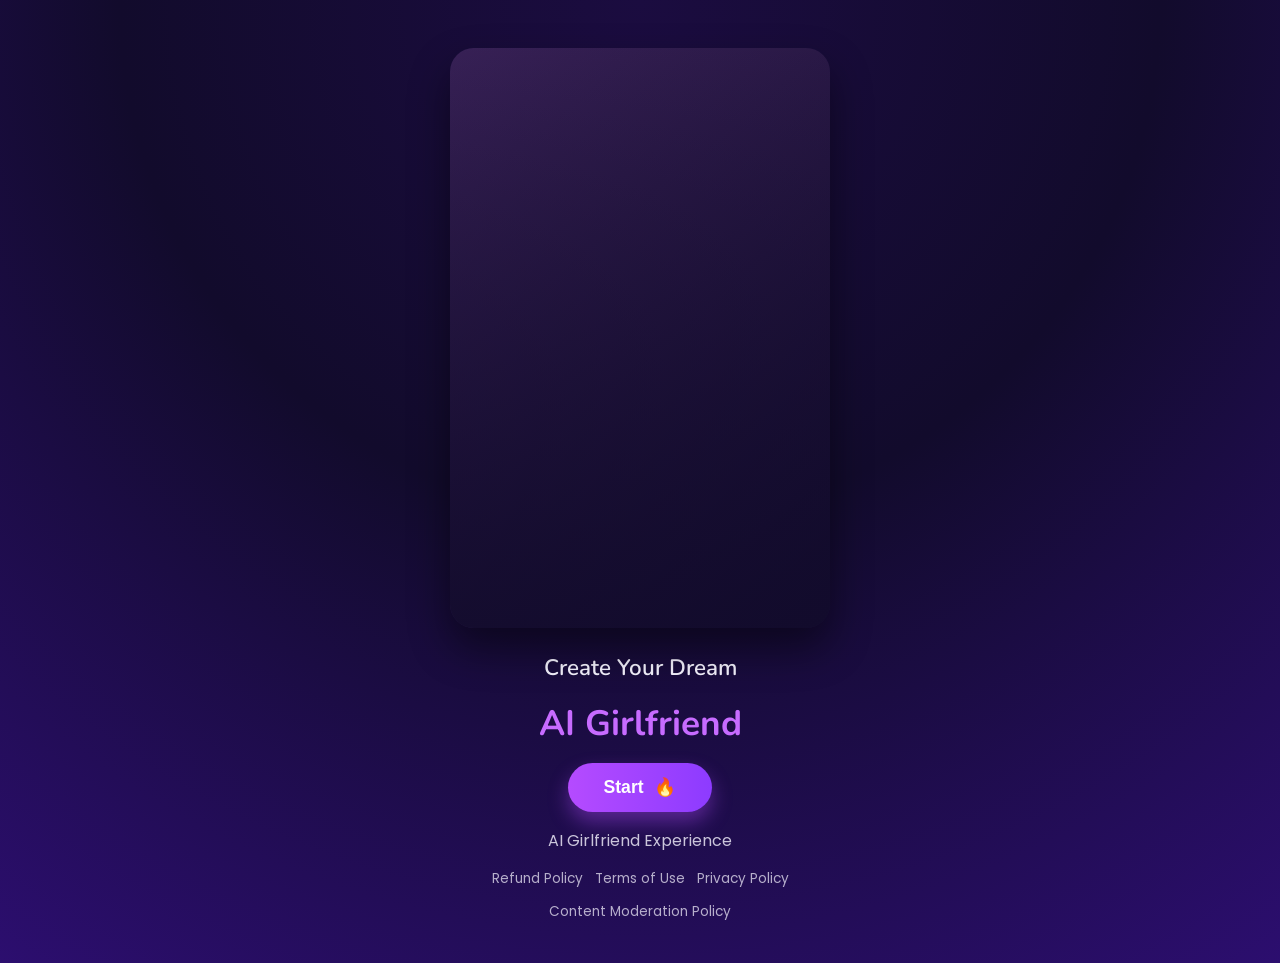
<file: index.html>
<!DOCTYPE html>

<html lang="en">

  <head>

    <meta charset="UTF-8" />
    <meta name="viewport" content="width=device-width, initial-scale=1.0" />
    <title>AI Girlfriend Quiz</title>
    <link rel="preconnect" href="https://fonts.googleapis.com" />
    <link rel="preconnect" href="https://fonts.gstatic.com" crossorigin />
    <link
      href="https://fonts.googleapis.com/css2?family=Nunito:wght@600;700&family=Poppins:wght@400;600;700&display=swap"
      rel="stylesheet"
    />
    <link rel="icon" href="source/favicon.png" />
    <link rel="stylesheet" href="styles.css?v=1.1.6" />


<!-- Facebook Pixel base code -->

<script>
(function(f,b,e,v,n,t,s){
  if(f.fbq)return;n=f.fbq=function(){n.callMethod?
  n.callMethod.apply(n,arguments):n.queue.push(arguments)};
  if(!f._fbq)f._fbq=n;
  n.push=n;n.loaded=!0;n.version='2.0';
  n.queue=[];
  t=b.createElement(e);t.async=!0;
  t.src=v;
  s=b.getElementsByTagName(e)[0];
  s.parentNode.insertBefore(t,s);
})(window, document,'script','https://connect.facebook.net/en_US/fbevents.js');
</script>



<!-- Google Tag Manager -->

<script>(function(w,d,s,l,i){w[l]=w[l]||[];w[l].push({'gtm.start':
new Date().getTime(),event:'gtm.js'});var f=d.getElementsByTagName(s)[0],
j=d.createElement(s),dl=l!='dataLayer'?'&l='+l:'';j.async=true;j.src=
'https://www.googletagmanager.com/gtm.js?id='+i+dl;f.parentNode.insertBefore(j,f);
})(window,document,'script','dataLayer','GTM-N88DBLCT');</script>

<script>
function getParam(name) {
  return new URLSearchParams(window.location.search).get(name);
}

var pixelId = getParam('pix');

if (pixelId) {
  fbq('init', pixelId);
  fbq('track', 'PageView');
}

</script>

<!-- NoScript fallback (не работает с динамическим ID) -->
<noscript>
<img height="1" width="1" style="display:none"
src="https://www.facebook.com/tr?id=PIXEL_ID&ev=PageView&noscript=1"/>
</noscript>


<!-- Yandex.Metrika counter -->


<script type="text/javascript">
    (function(m,e,t,r,i,k,a){
        m[i]=m[i]||function(){(m[i].a=m[i].a||[]).push(arguments)};
        m[i].l=1*new Date();
        for (var j = 0; j < document.scripts.length; j++) {if (document.scripts[j].src === r) { return; }}
        k=e.createElement(t),a=e.getElementsByTagName(t)[0],k.async=1,k.src=r,a.parentNode.insertBefore(k,a)
    })(window, document,'script','https://mc.yandex.ru/metrika/tag.js?id=106180606', 'ym');

    ym(106180606, 'init', {ssr:true, webvisor:true, clickmap:true, ecommerce:"dataLayer", accurateTrackBounce:true, trackLinks:true});
</script>
<noscript><div><img src="https://mc.yandex.ru/watch/106180606" style="position:absolute; left:-9999px;" alt="" /></div></noscript>


<!-- /Yandex.Metrika counter -->
    

</head>
  <body>
    <main class="app">
      <section class="screen screen--active" data-screen="0">
        <div class="hero">
          <div class="hero__image">
            <video class="hero__video" autoplay muted loop playsinline>
              <source src="assets/879872.mp4" type="video/mp4" />
            </video>
            <div class="hero__image-overlay"></div>
          </div>
          <div class="hero__content">
            <p class="hero__eyebrow">Create Your Dream</p>
            <h1 class="hero__title">AI Girlfriend</h1>
            <button class="primary-button" data-next>
              Start <span class="primary-button__icon">🔥</span>
            </button>
            <p class="hero__subtitle">AI Girlfriend Experience</p>
            <div class="hero__links">
              <a href="refund-policy.html">Refund Policy</a>
              <a href="terms-of-use.html">Terms of Use</a>
              <a href="privacy-policy.html">Privacy Policy</a>
              <a href="content-moderation-policy.html">Content Moderation Policy</a>
            </div>
          </div>
        </div>
      </section>

      <section class="screen" data-screen="1" data-progress="0.15">
        <header class="screen__header">
          <button class="back-button" data-back aria-label="Back">←</button>
          <div class="progress">
            <div class="progress__bar"></div>
          </div>
        </header>
        <h2 class="screen__title">
          What <span>ethnicity</span> will your girlfriend be?
        </h2>
        <div class="card-grid">
          <button class="card" data-next>
            <div class="card__image card__image--asian"></div>
            <span class="card__label">Asian</span>
          </button>
          <button class="card" data-next>
            <div class="card__image card__image--latina"></div>
            <span class="card__label">Latina</span>
          </button>
          <button class="card" data-next>
            <div class="card__image card__image--afro"></div>
            <span class="card__label">Afro</span>
          </button>
          <button class="card" data-next>
            <div class="card__image card__image--white"></div>
            <span class="card__label">White</span>
          </button>
          <button class="card" data-next>
            <div class="card__image card__image--anime"></div>
            <span class="card__label">Anime</span>
          </button>
          <button class="card" data-next>
            <div class="card__image card__image--hentai"></div>
            <span class="card__label">Hentai</span>
          </button>
        </div>
      </section>

      <section class="screen" data-screen="2" data-progress="0.33">
        <header class="screen__header">
          <button class="back-button" data-back aria-label="Back">←</button>
          <div class="progress">
            <div class="progress__bar"></div>
          </div>
        </header>
        <h2 class="screen__title">
          What is your girlfriend <span>body</span> should look like?
        </h2>
        <div class="card-grid card-grid--two">
          <button class="card" data-next>
            <div class="card__image card__image--slim"></div>
            <span class="card__label">Slim</span>
          </button>
          <button class="card" data-next>
            <div class="card__image card__image--athletic"></div>
            <span class="card__label">Athletic</span>
          </button>
          <button class="card" data-next>
            <div class="card__image card__image--voluptuous"></div>
            <span class="card__label">Voluptuous</span>
          </button>
          <button class="card" data-next>
            <div class="card__image card__image--curvy"></div>
            <span class="card__label">Curvy</span>
          </button>
        </div>
      </section>

      <section class="screen" data-screen="3" data-progress="0.5">
        <header class="screen__header">
          <button class="back-button" data-back aria-label="Back">←</button>
          <div class="progress">
            <div class="progress__bar"></div>
          </div>
        </header>
        <h2 class="screen__title">
          What is your girlfriend <span>breast size</span> ?
        </h2>
        <div class="card-grid card-grid--two">
          <button class="card" data-next>
            <div class="card__image card__image--small"></div>
            <span class="card__label">Small</span>
          </button>
          <button class="card" data-next>
            <div class="card__image card__image--medium"></div>
            <span class="card__label">Medium</span>
          </button>
          <button class="card" data-next>
            <div class="card__image card__image--large"></div>
            <span class="card__label">Large</span>
          </button>
          <button class="card" data-next>
            <div class="card__image card__image--huge"></div>
            <span class="card__label">Huge</span>
          </button>
        </div>
      </section>

      <section class="screen" data-screen="4" data-progress="0.6">
        <header class="screen__header">
          <button class="back-button" data-back aria-label="Back">←</button>
          <div class="progress">
            <div class="progress__bar"></div>
          </div>
        </header>
        <h2 class="screen__title">
          When she <span>turns back</span> to you what would you prefer to see?
        </h2>
        <div class="card-grid card-grid--two">
          <button class="card" data-next>
            <div class="card__image card__image--back-small"></div>
            <span class="card__label">Small</span>
          </button>
          <button class="card" data-next>
            <div class="card__image card__image--back-athletic"></div>
            <span class="card__label">Athletic</span>
          </button>
          <button class="card" data-next>
            <div class="card__image card__image--back-medium"></div>
            <span class="card__label">Medium</span>
          </button>
          <button class="card" data-next>
            <div class="card__image card__image--back-large"></div>
            <span class="card__label">Large</span>
          </button>
        </div>
      </section>

      <section class="screen" data-screen="5" data-progress="0.7">
        <header class="screen__header">
          <button class="back-button" data-back aria-label="Back">←</button>
          <div class="progress">
            <div class="progress__bar"></div>
          </div>
        </header>
        <h2 class="screen__title">
          What kind of <span>legs</span> will your girlfriend have?
        </h2>
        <div class="card-grid card-grid--two">
          <button class="card" data-next>
            <div class="card__image card__image--legs-stockings"></div>
            <span class="card__label">Stockings</span>
          </button>
          <button class="card" data-next>
            <div class="card__image card__image--legs-socks"></div>
            <span class="card__label">Socks</span>
          </button>
          <button class="card" data-next>
            <div class="card__image card__image--legs-heels"></div>
            <span class="card__label">Heels</span>
          </button>
          <button class="card" data-next>
            <div class="card__image card__image--legs-chubby"></div>
            <span class="card__label">Chubby</span>
          </button>
        </div>
      </section>

      <section class="screen" data-screen="6" data-progress="0.78">
        <header class="screen__header">
          <button class="back-button" data-back aria-label="Back">←</button>
          <div class="progress">
            <div class="progress__bar"></div>
          </div>
        </header>
        <h2 class="screen__title">Your girlfriend's <span>personality</span>?</h2>
        <div class="personality-grid">
          <button class="personality-card" data-next>
            <div class="personality-card__emoji">😇</div>
            <div class="personality-card__title">Innocent</div>
            <div class="personality-card__text">Naive and sees world with wonder</div>
          </button>
          <button class="personality-card" data-next>
            <div class="personality-card__emoji">🎲</div>
            <div class="personality-card__title">Playful</div>
            <div class="personality-card__text">
              Turns every encounter into a naughty game
            </div>
          </button>
          <button class="personality-card" data-next>
            <div class="personality-card__emoji">🔥</div>
            <div class="personality-card__title">Insatiable</div>
            <div class="personality-card__text">
              Voracious appetite for sensual indulgence
            </div>
          </button>
          <button class="personality-card" data-next>
            <div class="personality-card__emoji">💋</div>
            <div class="personality-card__title">Flirtatious</div>
            <div class="personality-card__text">Playfully engaging and charming</div>
          </button>
          <button class="personality-card" data-next>
            <div class="personality-card__emoji">💖</div>
            <div class="personality-card__title">Lover</div>
            <div class="personality-card__text">Romantic and full of passion</div>
          </button>
          <button class="personality-card" data-next>
            <div class="personality-card__emoji">🌷</div>
            <div class="personality-card__title">Submissive</div>
            <div class="personality-card__text">Obedient and always yielding</div>
          </button>
        </div>
      </section>

      <section class="screen" data-screen="7" data-progress="0.84">
        <header class="screen__header">
          <button class="back-button" data-back aria-label="Back">←</button>
          <div class="progress">
            <div class="progress__bar"></div>
          </div>
        </header>
        <h2 class="screen__title">Your chat <span>topics</span></h2>
        <div class="chip-grid" data-multi-select>
          <button class="chip" type="button">🔥 Dirty Talk</button>
          <button class="chip" type="button">🍌 One-Night Stands</button>
          <button class="chip" type="button">🍑 Wild Fantasies</button>
          <button class="chip" type="button">🍒 Forbidden Desires</button>
          <button class="chip" type="button">🖤 BDSM &amp; Kinks</button>
          <button class="chip" type="button">👅 Oral Obsessions</button>
          <button class="chip" type="button">🏳️‍🌈 LGBTQ+</button>
          <button class="chip" type="button">💦 Pleasure &amp; Satisfaction</button>
          <button class="chip" type="button">🌶️ Role Play</button>
          <button class="chip" type="button">💖 Romantic Adventure</button>
          <button class="chip" type="button">🎀 Rough vs. Gentle</button>
        </div>
        <button
          class="primary-button primary-button--muted full-width"
          data-next
          data-topic-continue
          disabled
        >
          Continue
        </button>
      </section>

      <section class="screen" data-screen="8" data-progress="0.9">
        <header class="screen__header">
          <button class="back-button" data-back aria-label="Back">←</button>
          <div class="progress">
            <div class="progress__bar"></div>
          </div>
        </header>
        <h2 class="screen__title">What's her <span>name</span>?</h2>
        <div class="name-card">
          <div class="name-card__image"></div>
          <input
            class="name-card__input full-width"
            placeholder="Enter her name"
            data-name-input
          />
          <button class="secondary-button full-width" data-random-name>
            🎲 Random name
          </button>
        </div>
        <button
          class="primary-button primary-button--muted full-width"
          data-next
          data-name-continue
          disabled
        >
          Next
        </button>
      </section>

      <section class="screen" data-screen="9" data-progress="0.95">
        <header class="screen__header">
          <button class="back-button" data-back aria-label="Back">←</button>
          <div class="progress">
            <div class="progress__bar"></div>
          </div>
        </header>
        <h2 class="screen__title">What's her <span>voice</span>?</h2>
        <div class="voice-list">
          <button
            class="voice-card is-selected"
            data-voice-option
            data-audio="assets/audio0.mp3"
          >
            <div class="voice-card__play">▶</div>
            <div class="voice-card__info">
              <div class="voice-card__title">Natural</div>
              <div class="voice-card__text">Current Voice</div>
            </div>
            <div class="voice-card__avatar"></div>
          </button>
          <button
            class="voice-card"
            data-voice-option
            data-audio="assets/audio1.mp3"
          >
            <div class="voice-card__play">▶</div>
            <div class="voice-card__info">
              <div class="voice-card__title">Sexy</div>
            </div>
            <div class="voice-card__avatar voice-card__avatar--blur"></div>
          </button>
          <button
            class="voice-card"
            data-voice-option
            data-audio="assets/audio2.mp3"
          >
            <div class="voice-card__play">▶</div>
            <div class="voice-card__info">
              <div class="voice-card__title">Genial</div>
            </div>
            <div class="voice-card__avatar voice-card__avatar--blur"></div>
          </button>
          <button
            class="voice-card"
            data-voice-option
            data-audio="assets/audio3.mp3"
          >
            <div class="voice-card__play">▶</div>
            <div class="voice-card__info">
              <div class="voice-card__title">ASMR</div>
            </div>
            <div class="voice-card__avatar voice-card__avatar--blur"></div>
          </button>
        </div>
        <button class="primary-button full-width" data-next>Continue</button>
      </section>

      <section class="screen screen--full" data-screen="10" data-progress="1">
        <header class="screen__header">
          <button class="back-button" data-back aria-label="Back">←</button>
          <div class="progress">
            <div class="progress__bar"></div>
          </div>
        </header>
        <div class="full-hero full-hero--nsfw">
          <div class="full-hero__content">
            <h2 class="screen__title">
              Do you want to recieve <span>NSFW</span> photos from her?
            </h2>
            <div class="choice-buttons">
              <button class="secondary-button" data-next>NO</button>
              <button class="secondary-button" data-next>YES</button>
            </div>
          </div>
        </div>
      </section>

      <section class="screen screen--full" data-screen="11" data-progress="1">
        <header class="screen__header">
          <button class="back-button" data-back aria-label="Back">←</button>
          <div class="progress">
            <div class="progress__bar"></div>
          </div>
        </header>
        <div class="full-hero full-hero--voice">
          <div class="full-hero__content">
            <h2 class="screen__title">
              Would you like to receive <span>voice messages</span>?
            </h2>
            <div class="choice-buttons">
              <button class="secondary-button" data-next>No</button>
              <button class="secondary-button" data-next>Yes</button>
            </div>
          </div>
        </div>
      </section>

      <section class="screen" data-screen="12" data-progress="1" data-loading-screen>
        <header class="screen__header">
          <button class="back-button" data-back aria-label="Back">←</button>
          <div class="progress">
            <div class="progress__bar"></div>
          </div>
        </header>
        <h2 class="screen__title">We're applying your <span>preferences</span></h2>
        <div class="loading-list">
          <div class="loading-item">
            <span class="loading-item__label">Processing your request</span>
            <span class="loading-item__percent">0%</span>
            <div class="loading-item__bar"><span></span></div>
          </div>
          <div class="loading-item">
            <span class="loading-item__label">Teaching her things you like</span>
            <span class="loading-item__percent">0%</span>
            <div class="loading-item__bar"><span></span></div>
          </div>
          <div class="loading-item">
            <span class="loading-item__label">Generating her nudes</span>
            <span class="loading-item__percent">0%</span>
            <div class="loading-item__bar"><span></span></div>
          </div>
        </div>
        <button class="primary-button primary-button--muted full-width">Continue</button>
        <div class="result-modal" data-result-modal>
          <div class="result-modal__card">
            <h3>Do I need to worry about your wife or girlfriend?</h3>
            <div class="result-modal__actions">
              <button class="modal-button" data-modal-next>NO</button>
              <button class="modal-button" data-modal-next>YES</button>
            </div>
          </div>
        </div>
      </section>

      <section class="screen screen--full" data-screen="13" data-progress="1">
        <div class="paywall">
        <div class="paywall__hero">
          <video class="paywall__hero-video" autoplay muted loop playsinline>
            <source src="assets/932.mp4" type="video/mp4" />
          </video>
          <p class="paywall__hero-title">
            Your <span>Virtual AI Girlfriend</span> waits for you!
          </p>
        </div>
          <div class="paywall__content">
            <div class="paywall__reactions">
              <div class="paywall__reaction-image"></div>
            </div>
            <button class="paywall__cta" data-paypage-link>Claim my plan</button>
            <p class="paywall__subcopy">Receive NSFW photos,<br />and Sexy voice messages</p>
            <div class="paywall__plans">
              <div class="plan-card plan-card--active">
                <div class="plan-card__header">
                  <span>1 week</span>
                  <span class="plan-card__badge plan-card__badge--green">30% OFF</span>
                </div>
                <div class="plan-card__pricing">
                  <div>
                    <span class="plan-card__price-old">$14.99</span>
                    <span class="plan-card__price-new">$9.99</span>
                  </div>
                  <div class="plan-card__daily">
                    <span class="plan-card__daily-price">1.43</span>
                    <span class="plan-card__daily-unit">USD<br />per day</span>
                  </div>
                </div>
              </div>
              <div class="plan-card">
                <div class="plan-card__header">
                  <span>1 month</span>
                  <span class="plan-card__badge plan-card__badge--pink">50% OFF</span>
                </div>
                <div class="plan-card__pricing">
                  <div>
                    <span class="plan-card__price-old">$29.99</span>
                    <span class="plan-card__price-new">$14.99</span>
                  </div>
                  <div class="plan-card__daily">
                    <span class="plan-card__daily-price">0.50</span>
                    <span class="plan-card__daily-unit">USD<br />per day</span>
                  </div>
                </div>
              </div>
              <div class="plan-card">
                <div class="plan-card__header">
                  <span>3 month</span>
                  <span class="plan-card__badge plan-card__badge--orange">50% OFF</span>
                </div>
                <div class="plan-card__pricing">
                  <div>
                    <span class="plan-card__price-old">$49.99</span>
                    <span class="plan-card__price-new">$24.99</span>
                  </div>
                  <div class="plan-card__daily">
                    <span class="plan-card__daily-price">0.28</span>
                    <span class="plan-card__daily-unit">USD<br />per day</span>
                  </div>
                </div>
              </div>
            </div>
            <button class="paywall__cta paywall__cta--secondary" data-paypage-link>Claim my plan</button>
            <p class="paywall__subcopy">
              Change outfit to whatever you want<br /><span>remove it completely</span>
            </p>
            <div class="paywall__gallery">
              <div class="paywall__thumb paywall__thumb--center"></div>
            </div>
            <div class="paywall__quote">
              <p>
                This app is insane! The AI girlfriends feel so real, and the pics and voice?
                They take the experience to a whole new level 😳🔥
              </p>
              <div class="paywall__quote-author">
                <span>Bob, 20</span>
                <span class="paywall__stars">★★★★★</span>
              </div>
            </div>
            <div class="paywall__status">
              <div class="paywall__avatar"></div>
              <p><span>Online 24/7</span>, ready to bring your secret desires to life.</p>
            </div>
            <div class="paywall__emoji">🥵</div>
            <h3 class="paywall__title">She's waiting<br />for your <span>next step</span></h3>
            <p class="paywall__fineprint">Install the app and you're ready to go</p>
            <button class="paywall__cta paywall__cta--final" data-paypage-link>Unlock your partner</button>
          </div>
        </div>
      </section>
    </main>
    
    <script src="script.js?v=1.1.6"></script>
  </body>
</html>
</file>
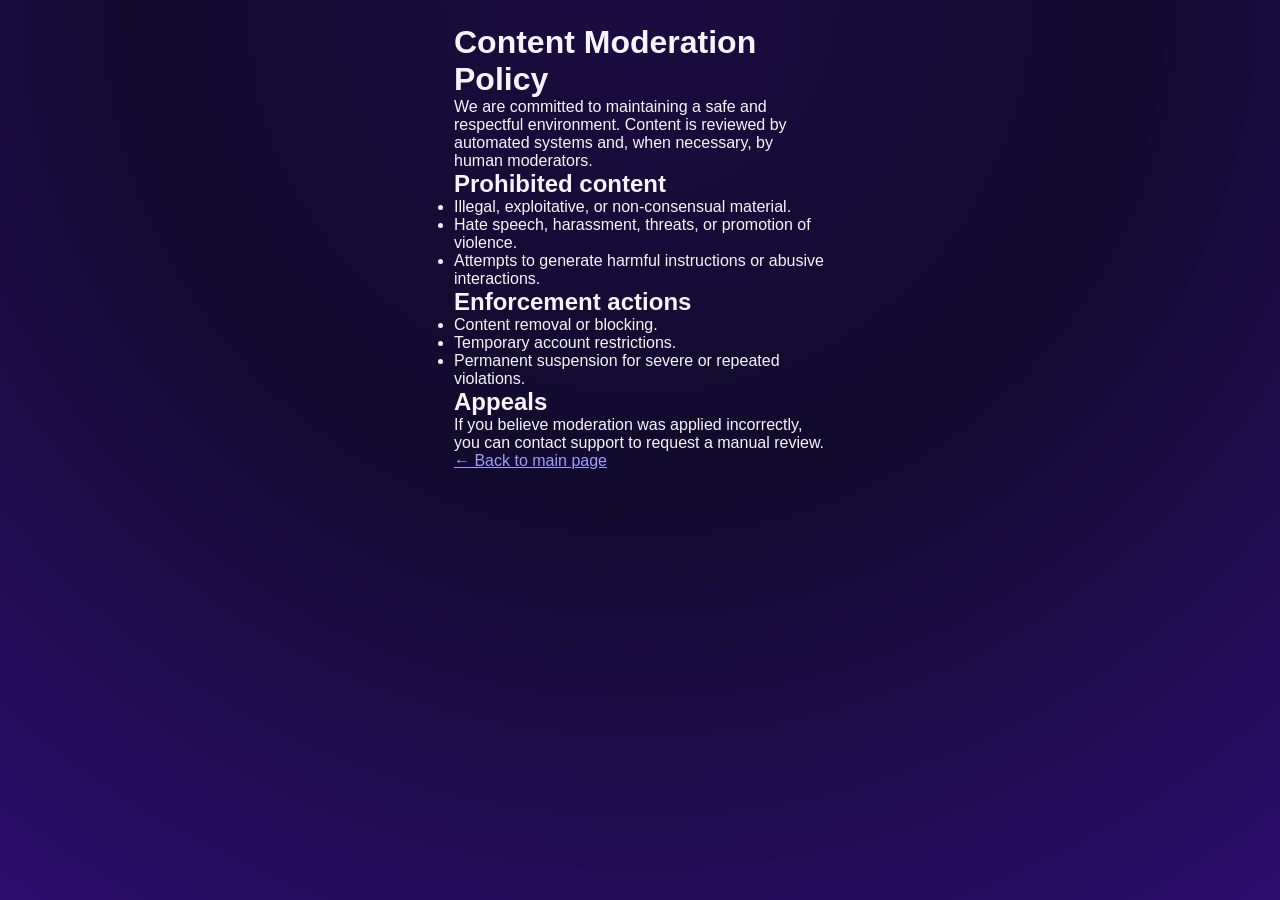
<file: content-moderation-policy.html>
<!DOCTYPE html>
<html lang="en">
  <head>
    <meta charset="UTF-8" />
    <meta name="viewport" content="width=device-width, initial-scale=1.0" />
    <title>Content Moderation Policy</title>
    <link rel="stylesheet" href="styles.css?v=1.1.6" />
  </head>
  <body>
    <main class="app" style="padding: 24px; max-width: 760px; margin: 0 auto;">
      <h1>Content Moderation Policy</h1>
      <p>
        We are committed to maintaining a safe and respectful environment. Content is reviewed by
        automated systems and, when necessary, by human moderators.
      </p>

      <h2>Prohibited content</h2>
      <ul>
        <li>Illegal, exploitative, or non-consensual material.</li>
        <li>Hate speech, harassment, threats, or promotion of violence.</li>
        <li>Attempts to generate harmful instructions or abusive interactions.</li>
      </ul>

      <h2>Enforcement actions</h2>
      <ul>
        <li>Content removal or blocking.</li>
        <li>Temporary account restrictions.</li>
        <li>Permanent suspension for severe or repeated violations.</li>
      </ul>

      <h2>Appeals</h2>
      <p>
        If you believe moderation was applied incorrectly, you can contact support to request a
        manual review.
      </p>

      <p><a href="index.html">← Back to main page</a></p>
    </main>
  </body>
</html>
</file>
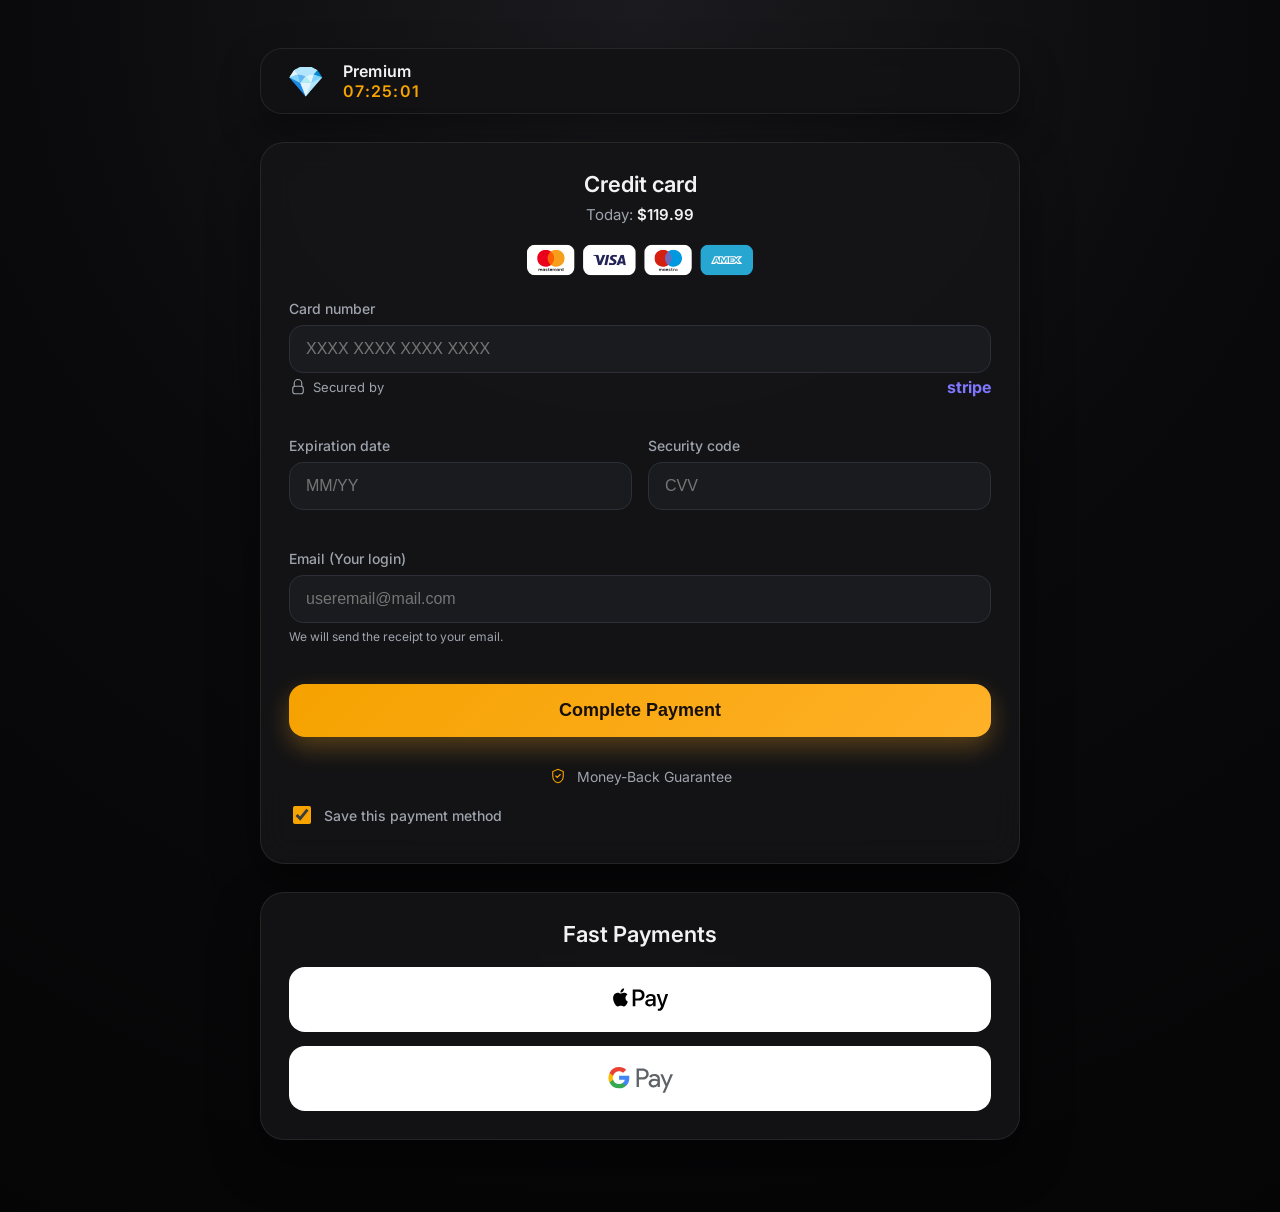
<file: paypage.html>
<!DOCTYPE html>
<html lang="ru">
<head>
  <meta charset="UTF-8" />
  <meta name="viewport" content="width=device-width, initial-scale=1" />
  <title>Checkout</title>





<!-- Facebook Pixel base code -->
<script>
(function(f,b,e,v,n,t,s){
  if(f.fbq)return;n=f.fbq=function(){n.callMethod?
  n.callMethod.apply(n,arguments):n.queue.push(arguments)};
  if(!f._fbq)f._fbq=n;
  n.push=n;n.loaded=!0;n.version='2.0';
  n.queue=[];
  t=b.createElement(e);t.async=!0;
  t.src=v;
  s=b.getElementsByTagName(e)[0];
  s.parentNode.insertBefore(t,s);
})(window, document,'script','https://connect.facebook.net/en_US/fbevents.js');
</script>

<!-- Google Tag Manager -->
<script>(function(w,d,s,l,i){w[l]=w[l]||[];w[l].push({'gtm.start':
new Date().getTime(),event:'gtm.js'});var f=d.getElementsByTagName(s)[0],
j=d.createElement(s),dl=l!='dataLayer'?'&l='+l:'';j.async=true;j.src=
'https://www.googletagmanager.com/gtm.js?id='+i+dl;f.parentNode.insertBefore(j,f);
})(window,document,'script','dataLayer','GTM-N88DBLCT');</script>
<!-- End Google Tag Manager -->

<script>
function getParam(name) {
  return new URLSearchParams(window.location.search).get(name);
}

var pixelId = getParam('pix');

if (pixelId) {
  fbq('init', pixelId);
  fbq('track', 'PageView');
}
</script>

<!-- NoScript fallback (не работает с динамическим ID) -->
<noscript>
<img height="1" width="1" style="display:none"
src="https://www.facebook.com/tr?id=PIXEL_ID&ev=PageView&noscript=1"/>
</noscript>


<!-- Yandex.Metrika counter -->
<script type="text/javascript">
    (function(m,e,t,r,i,k,a){
        m[i]=m[i]||function(){(m[i].a=m[i].a||[]).push(arguments)};
        m[i].l=1*new Date();
        for (var j = 0; j < document.scripts.length; j++) {if (document.scripts[j].src === r) { return; }}
        k=e.createElement(t),a=e.getElementsByTagName(t)[0],k.async=1,k.src=r,a.parentNode.insertBefore(k,a)
    })(window, document,'script','https://mc.yandex.ru/metrika/tag.js?id=106180606', 'ym');

    ym(106180606, 'init', {ssr:true, webvisor:true, clickmap:true, ecommerce:"dataLayer", accurateTrackBounce:true, trackLinks:true});
</script>
<noscript><div><img src="https://mc.yandex.ru/watch/106180606" style="position:absolute; left:-9999px;" alt="" /></div></noscript>
<!-- /Yandex.Metrika counter -->

<script>
(function () {
  const metrikaCounterId = 106180606;
  const params = new URLSearchParams(window.location.search);
  const metrikaCounterId = Number(params.get('ymid') || params.get('metrika_id') || params.get('counter_id') || 106180606);
  const isYmDebugEnabled = params.get('ym_debug') === '1';
  const quizStep = params.get('quiz_step') || params.get('quizStep');
  const paypageOpenGoal = params.get('goal_paypage_open') || 'quiz_paypage_open';
  const retryIntervalMs = 350;
  const maxRetryAttempts = 30;

  if (!quizStep || !paypageOpenGoal) return; // защита от прямых заходов

  const logDebug = (message, payload) => {
    if (!isYmDebugEnabled) return;
    if (typeof payload === 'undefined') {
      console.info(`[Metrika debug] ${message}`);
      return;
    }
    console.info(`[Metrika debug] ${message}`, payload);
  };

  const sendGoal = () => {
    if (typeof window.ym !== 'function') return false;

    const payload = {
      quiz_step: String(quizStep)
    };

    logDebug(`paypage open goal=${paypageOpenGoal} counter=${metrikaCounterId}`, payload);
    ym(metrikaCounterId, 'reachGoal', paypageOpenGoal, payload);

    return true;
  };

  if (sendGoal()) return;

  logDebug('queue paypage open goal (ym not ready)');
  let attempts = 0;
  const timer = window.setInterval(() => {
    attempts += 1;

    if (sendGoal() || attempts >= maxRetryAttempts) {
      window.clearInterval(timer);
    }
  }, retryIntervalMs);
})();
</script>




  <link rel="preconnect" href="https://fonts.googleapis.com" />
  <link rel="preconnect" href="https://fonts.gstatic.com" crossorigin />
  <link href="https://fonts.googleapis.com/css2?family=Inter:wght@400;500;600;700&display=swap" rel="stylesheet" />
  <style>
    :root {
      color-scheme: dark;
      font-family: "Inter", system-ui, -apple-system, sans-serif;
      --bg: #0b0b0c;
      --panel: rgba(21, 21, 23, 0.88);
      --panel-border: rgba(255, 255, 255, 0.08);
      --input-bg: #1a1b1f;
      --input-border: #2c2f38;
      --input-border-hover: #3b4150;
      --accent: #f7a300;
      --accent-strong: #ffb12a;
      --text: #f2f2f2;
      --muted: #9ea3ad;
      --success: #6ff0a1;
      --error: #ff6b6b;
    }

    * {
      box-sizing: border-box;
    }

    body {
      margin: 0;
      background: radial-gradient(circle at top, #1b1b1f 0%, #0a0a0c 45%, #050506 100%);
      color: var(--text);
      min-height: 100vh;
      display: flex;
      justify-content: center;
      padding: 48px 16px 72px;
    }

    .page {
      width: min(760px, 100%);
      display: flex;
      flex-direction: column;
      gap: 28px;
    }

    .pay-header {
      display: flex;
      align-items: center;
      justify-content: space-between;
      gap: 16px;
      padding: 6px 22px;
      background: rgba(18, 18, 20, 0.9);
      border-radius: 22px;
      border: 1px solid var(--panel-border);
      box-shadow: 0 18px 40px rgba(0, 0, 0, 0.35);
      backdrop-filter: blur(10px);
    }

    .pay-header-left {
      display: flex;
      align-items: center;
      gap: 16px;
    }

    .pay-logo {
      display: grid;
    
      place-items: center;
      width: 44px;
      height: 52px;
      font-size: 30px;
      line-height: 1;
    }

    .pay-title {
      display: flex;
      flex-direction: column;
    }

    .pay-title span:first-child {
      font-size: 16px;
      font-weight: 600;
      letter-spacing: 0.01em;
      text-transform: capitalize;
    }

    .pay-timer {
      font-size: 16px;
      font-weight: 600;
      color: var(--accent);
      letter-spacing: 0.08em;
    }

    .pay-cta {
      display: none;
      flex-direction: column;
      align-items: center;
      justify-content: center;
      gap: 2px;
      min-width: 210px;
      padding: 12px 20px;
      border: none;
      border-radius: 16px;
      background: linear-gradient(135deg, #f7a300, #ffb12a);
      color: #14110a;
      font-size: 20px;
      font-weight: 600;
      cursor: pointer;
      text-align: center;
      box-shadow: 0 12px 24px rgba(255, 172, 32, 0.3);
    }

    .pay-cta span {
      line-height: 1.1;
    }

    @media (max-width: 560px) {
      .pay-header {
        flex-direction: column;
        align-items: flex-start;
      }

      .pay-cta {
        width: 100%;
      }
    }

    .panel {
      background: var(--panel);
      border: 1px solid var(--panel-border);
      border-radius: 24px;
      padding: 28px;
      box-shadow: 0 20px 50px rgba(0, 0, 0, 0.45);
      backdrop-filter: blur(16px);
    }

    .panel-title {
      text-align: center;
      font-size: 22px;
      font-weight: 600;
      margin: 0 0 20px;
    }

    .panel-subtitle {
      text-align: center;
      margin: -12px 0 18px;
      color: var(--muted);
      font-size: 15px;
    }

    .panel-subtitle strong {
      color: var(--text);
      font-weight: 600;
    }

    .pay-buttons {
      display: grid;
      gap: 14px;
    }

    .pay-button {
      border: none;
      background: #ffffff;
      color: #111;
      padding: 16px 20px;
      font-size: 18px;
      font-weight: 600;
      border-radius: 16px;
      display: flex;
      align-items: center;
      justify-content: center;
      gap: 12px;
      cursor: pointer;
      transition: transform 0.2s ease, box-shadow 0.2s ease;
    }

    .pay-button:hover {
      transform: translateY(-2px);
      box-shadow: 0 12px 24px rgba(0, 0, 0, 0.35);
    }

    .pay-button:active {
      transform: translateY(0);
    }

    .credit-grid {
      display: grid;
      gap: 18px;
    }

    .card-logos {
      display: flex;
      flex-wrap: wrap;
      gap: 10px;
      justify-content: center;
      margin-bottom: 22px;
      scale: .85;
    }

    .card-logo {
      display: inline-flex;
      align-items: center;
      justify-content: center;
      padding: 0;
      background: transparent;
    }

    .card-logo svg {
      display: block;
      height: 36px;
      width: auto;
    }

    label {
      display: block;
      font-size: 14px;
      color: var(--muted);
      margin-bottom: 8px;
      font-weight: 500;
    }

    .input-field {
      width: 100%;
      border-radius: 14px;
      border: 1px solid var(--input-border);
      background: var(--input-bg);
      padding: 14px 16px;
      color: var(--text);
      font-size: 16px;
      transition: border 0.2s ease, box-shadow 0.2s ease;
      outline: none;
    }

    .input-field:hover {
      border-color: var(--input-border-hover);
    }

    .input-field:focus {
      border-color: var(--accent-strong);
      box-shadow: 0 0 0 3px rgba(255, 177, 42, 0.2);
    }

    .input-field.is-invalid {
      border-color: var(--error);
      box-shadow: 0 0 0 3px rgba(255, 107, 107, 0.15);
    }

    .input-field.is-valid {
      border-color: var(--success);
    }

    .input-row {
      display: grid;
      gap: 16px;
    }

    @media (min-width: 560px) {
      .input-row.two {
        grid-template-columns: 1fr 1fr;
      }
    }

    .hint {
      font-size: 12px;
      color: var(--muted);
      margin-top: 6px;
    }

    .error {
      font-size: 12px;
      color: var(--error);
      margin-top: 6px;
      min-height: 16px;
    }

    .stripe {
      display: flex;
      align-items: center;
      justify-content: space-between;
      gap: 12px;
      font-size: 13px;
      color: var(--muted);
      margin-top: 4px;
    }

    .stripe span {
      display: inline-flex;
      align-items: center;
      gap: 6px;
    }

    .stripe strong {
      font-size: 16px;
      color: #7f78ff;
    }

    .submit {
      background: linear-gradient(135deg, #f5a200, #ffb128);
      border: none;
      padding: 16px 20px;
      border-radius: 16px;
      font-size: 18px;
      font-weight: 700;
      cursor: pointer;
      color: #17100a;
      box-shadow: 0 10px 24px rgba(255, 172, 32, 0.3);
      transition: transform 0.2s ease, box-shadow 0.2s ease;
      width: 100%;
    }

    .submit:hover {
      transform: translateY(-2px);
      box-shadow: 0 16px 30px rgba(255, 172, 32, 0.4);
    }

    .submit:disabled {
      cursor: not-allowed;
      opacity: 0.6;
      box-shadow: none;
      transform: none;
    }

    .guarantee {
      display: inline-flex;
      align-items: center;
      gap: 10px;
      color: var(--muted);
      font-size: 14px;
      justify-content: center;
      margin-top: 12px;
    }

    .save {
      display: flex;
      align-items: center;
      gap: 10px;
      font-size: 14px;
      color: var(--muted);
    }

    .save input {
      width: 18px;
      height: 18px;
      accent-color: var(--accent);
    }

    .modal {
      position: fixed;
      inset: 0;
      background: rgba(0, 0, 0, 0.6);
      display: flex;
      align-items: center;
      justify-content: center;
      opacity: 0;
      pointer-events: none;
      transition: opacity 0.2s ease;
      padding: 16px;
    }

    .modal.active {
      opacity: 1;
      pointer-events: auto;
    }

    .modal-card {
      background: #16171b;
      border-radius: 20px;
      padding: 26px;
      max-width: 420px;
      width: 100%;
      border: 1px solid rgba(255, 255, 255, 0.08);
      text-align: center;
      box-shadow: 0 20px 50px rgba(0, 0, 0, 0.45);
    }

    .modal-card h3 {
      margin-top: 0;
      font-size: 22px;
    }

    .modal-card p {
      color: var(--muted);
      margin: 10px 0 20px;
    }

    .status-block {
      display: none;
    }

    .status-block.active {
      display: block;
    }

    .loader {
      width: 56px;
      height: 56px;
      border-radius: 50%;
      border: 4px solid rgba(255, 255, 255, 0.2);
      border-top-color: var(--accent);
      animation: spin 1s linear infinite;
      margin: 12px auto 20px;
    }

    @keyframes spin {
      to {
        transform: rotate(360deg);
      }
    }

    .close {
      border: none;
      background: #23252c;
      color: var(--text);
      padding: 10px 16px;
      border-radius: 12px;
      cursor: pointer;
      transition: background 0.2s ease;
    }

    .close:hover {
      background: #2c2f38;
    }
  </style>
</head>
<body>

  <!-- Google Tag Manager (noscript) -->
<noscript><iframe src="https://www.googletagmanager.com/ns.html?id=GTM-N88DBLCT"
height="0" width="0" style="display:none;visibility:hidden"></iframe></noscript>
<!-- End Google Tag Manager (noscript) -->

  <main class="page">
    <header class="pay-header">
      <div class="pay-header-left">
        <div class="pay-logo" aria-hidden="true">
          <span>💎</span>
        </div>
        <div class="pay-title">
          <span>Premium</span>
          <span class="pay-timer">07:25:01</span>
        </div>
      </div>
      <button class="pay-cta" type="button">
        <span>Claim</span>
        <span>discount</span>
      </button>
    </header>

    

    <section class="panel">
      <h2 class="panel-title">Credit card</h2>
      <p class="panel-subtitle">Today: <strong data-price-display>$119.99</strong></p>
      <div class="card-logos">
        <span class="card-logo">
          <svg width="56" height="36" viewBox="0 0 56 36" fill="none" xmlns="https://www.w3.org/2000/svg"><rect width="56" height="36" rx="9.46032" fill="white"></rect><g clip-path="url(#clip0_13_12581)"><path d="M17.9016 31.104V29.4343C17.9016 28.7941 17.5119 28.3767 16.8439 28.3767C16.51 28.3767 16.1482 28.4881 15.8977 28.8499C15.703 28.5437 15.4247 28.3767 15.0072 28.3767C14.7288 28.3767 14.4507 28.4602 14.228 28.7663V28.4324H13.6436V31.104H14.228V29.629C14.228 29.156 14.4785 28.9333 14.8682 28.9333C15.2576 28.9333 15.4526 29.1838 15.4526 29.629V31.104H16.037V29.629C16.037 29.156 16.3151 28.9333 16.6769 28.9333C17.0666 28.9333 17.2614 29.1838 17.2614 29.629V31.104H17.9016ZM26.5564 28.4324H25.6103V27.6254H25.0259V28.4324H24.4971V28.961H25.0257V30.1856C25.0257 30.798 25.2762 31.1596 25.9442 31.1596C26.1947 31.1596 26.4728 31.0762 26.6678 30.9649L26.5007 30.4639C26.3338 30.5752 26.139 30.6031 25.9998 30.6031C25.7216 30.6031 25.6103 30.4362 25.6103 30.1578V28.961H26.5564V28.4324ZM31.5101 28.3766C31.1762 28.3766 30.9536 28.5437 30.8144 28.7663V28.4324H30.2299V31.104H30.8144V29.6012C30.8144 29.156 31.0091 28.9055 31.3709 28.9055C31.4822 28.9055 31.6214 28.9334 31.7327 28.9612L31.8997 28.4046C31.7883 28.3767 31.6214 28.3767 31.5101 28.3767M24.024 28.6551C23.7456 28.4603 23.356 28.3769 22.9386 28.3769C22.2707 28.3769 21.8255 28.7108 21.8255 29.2396C21.8255 29.6849 22.1594 29.9353 22.7438 30.0188L23.0221 30.0467C23.3283 30.1022 23.4952 30.1858 23.4952 30.325C23.4952 30.5197 23.2726 30.6589 22.8829 30.6589C22.4932 30.6589 22.1872 30.5197 21.9923 30.3806L21.7141 30.8258C22.0202 31.0485 22.4377 31.1598 22.855 31.1598C23.6343 31.1598 24.0796 30.7981 24.0796 30.2971C24.0796 29.824 23.7178 29.5735 23.1612 29.4901L22.8829 29.4622C22.6324 29.4343 22.4377 29.3788 22.4377 29.2118C22.4377 29.0169 22.6324 28.9056 22.9386 28.9056C23.2726 28.9056 23.6065 29.0447 23.7735 29.1282L24.024 28.6551ZM39.5528 28.3769C39.2188 28.3769 38.9962 28.5438 38.857 28.7664V28.4325H38.2726V31.1041H38.857V29.6014C38.857 29.1561 39.0518 28.9056 39.4135 28.9056C39.525 28.9056 39.6642 28.9335 39.7755 28.9613L39.9424 28.4048C39.8311 28.3769 39.6642 28.3769 39.5528 28.3769ZM32.0945 29.7683C32.0945 30.5753 32.651 31.1598 33.5138 31.1598C33.9034 31.1598 34.1817 31.0763 34.4599 30.8537L34.1817 30.3806C33.9591 30.5476 33.7364 30.631 33.4859 30.631C33.0128 30.631 32.6789 30.2971 32.6789 29.7683C32.6789 29.2674 33.0128 28.9334 33.4859 28.9056C33.7364 28.9056 33.9591 28.9891 34.1817 29.1561L34.4599 28.683C34.1817 28.4603 33.9034 28.3769 33.5138 28.3769C32.651 28.3769 32.0945 28.9613 32.0945 29.7683ZM37.4934 29.7683V28.4325H36.909V28.7664C36.7142 28.5161 36.4359 28.3769 36.0741 28.3769C35.3227 28.3769 34.7383 28.9613 34.7383 29.7683C34.7383 30.5753 35.3227 31.1598 36.0741 31.1598C36.4637 31.1598 36.7421 31.0207 36.909 30.7702V31.1041H37.4934V29.7683ZM35.3505 29.7683C35.3505 29.2952 35.6567 28.9056 36.1575 28.9056C36.6306 28.9056 36.9647 29.2674 36.9647 29.7683C36.9647 30.2414 36.6306 30.631 36.1575 30.631C35.6567 30.6031 35.3505 30.2414 35.3505 29.7683ZM28.3654 28.3769C27.5861 28.3769 27.0295 28.9334 27.0295 29.7683C27.0295 30.6032 27.586 31.1598 28.3932 31.1598C28.7827 31.1598 29.1724 31.0485 29.4786 30.7981L29.2002 30.3806C28.9776 30.5476 28.6993 30.6589 28.421 30.6589C28.0592 30.6589 27.6974 30.4919 27.6139 30.0187H29.5899V29.7962C29.6178 28.9334 29.1169 28.3769 28.3654 28.3769ZM28.3653 28.8777C28.7269 28.8777 28.9776 29.1005 29.0331 29.5179H27.6417C27.6973 29.1561 27.9478 28.8777 28.3653 28.8777ZM42.8644 29.7683V27.375H42.28V28.7664C42.0851 28.5161 41.8068 28.3769 41.445 28.3769C40.6937 28.3769 40.1092 28.9613 40.1092 29.7683C40.1092 30.5753 40.6937 31.1598 41.445 31.1598C41.8347 31.1598 42.113 31.0207 42.28 30.7702V31.1041H42.8644V29.7683ZM40.7215 29.7683C40.7215 29.2952 41.0276 28.9056 41.5286 28.9056C42.0017 28.9056 42.3356 29.2674 42.3356 29.7683C42.3356 30.2414 42.0017 30.631 41.5286 30.631C41.0276 30.6031 40.7215 30.2414 40.7215 29.7683ZM21.1852 29.7683V28.4325H20.6008V28.7664C20.4059 28.5161 20.1277 28.3769 19.7659 28.3769C19.0145 28.3769 18.4301 28.9613 18.4301 29.7683C18.4301 30.5753 19.0145 31.1598 19.7659 31.1598C20.1555 31.1598 20.4338 31.0207 20.6008 30.7702V31.1041H21.1852V29.7683ZM19.0145 29.7683C19.0145 29.2952 19.3206 28.9056 19.8215 28.9056C20.2946 28.9056 20.6287 29.2674 20.6287 29.7683C20.6287 30.2414 20.2946 30.631 19.8215 30.631C19.3206 30.6031 19.0145 30.2414 19.0145 29.7683Z" fill="black"></path><path d="M23.8291 8.14453H32.5953V23.896H23.8291V8.14453Z" fill="#FF5F00"></path><path d="M24.386 16.0186C24.386 12.8183 25.8888 9.97959 28.1985 8.14279C26.5011 6.807 24.3582 5.99998 22.0206 5.99998C16.4823 5.99998 12.0018 10.4805 12.0018 16.0186C12.0018 21.5567 16.4823 26.0372 22.0204 26.0372C24.3581 26.0372 26.5009 25.2302 28.1985 23.8943C25.8888 22.0854 24.386 19.2189 24.386 16.0186Z" fill="#EB001B"></path><path d="M44.4229 16.0186C44.4229 21.5566 39.9424 26.0372 34.4043 26.0372C32.0666 26.0372 29.9238 25.2302 28.2262 23.8943C30.5639 22.0576 32.0388 19.219 32.0388 16.0186C32.0388 12.8183 30.536 9.9796 28.2262 8.14281C29.9237 6.80702 32.0666 6 34.4043 6C39.9424 6 44.4229 10.5084 44.4229 16.0186Z" fill="#F79E1B"></path></g><defs><clipPath id="clip0_13_12581"><rect width="32.4568" height="25.2275" fill="white" transform="translate(12 6)"></rect></clipPath></defs></svg>
        </span>
        <span class="card-logo">
          <svg width="62" height="36" viewBox="0 0 62 36" fill="none" xmlns="https://www.w3.org/2000/svg"><rect width="62" height="36" rx="9.46032" fill="white"></rect><g clip-path="url(#clip0_13_12587)"><path d="M31.6683 15.7087C31.6461 17.4588 33.2279 18.4354 34.4196 19.0161C35.6439 19.6118 36.0551 19.9938 36.0502 20.5267C36.0411 21.342 35.0737 21.7019 34.1684 21.7159C32.5889 21.7403 31.6705 21.2894 30.9405 20.9484L30.3715 23.6108C31.104 23.9483 32.4603 24.2427 33.8668 24.2556C37.1685 24.2556 39.3284 22.6259 39.3401 20.099C39.3531 16.8921 34.9044 16.7146 34.9348 15.2812C34.9452 14.8465 35.36 14.3827 36.2688 14.2648C36.7186 14.2052 37.9604 14.1596 39.3683 14.8079L39.9208 12.232C39.1637 11.9563 38.1906 11.6923 36.9791 11.6923C33.8716 11.6923 31.6859 13.3443 31.6683 15.7087ZM45.2305 11.9142C44.6276 11.9142 44.1195 12.2659 43.8928 12.8055L39.1766 24.0664H42.4758L43.1323 22.252H47.1639L47.5447 24.0664H50.4526L47.9151 11.9142H45.2305ZM45.692 15.197L46.6441 19.7603H44.0366L45.692 15.197ZM27.6682 11.9144L25.0676 24.0663H28.2115L30.8108 11.9141L27.6682 11.9144ZM23.0173 11.9144L19.7451 20.1855L18.4214 13.1526C18.2661 12.3675 17.6527 11.9142 16.9716 11.9142H11.6224L11.5475 12.2671C12.6456 12.5054 13.8933 12.8897 14.6493 13.301C15.1119 13.5522 15.2438 13.7718 15.3957 14.3687L17.9028 24.0664H21.2251L26.3186 11.9142L23.0173 11.9144Z" fill="url(#paint0_linear_13_12587)"></path></g><defs><linearGradient id="paint0_linear_13_12587" x1="1800.17" y1="49.4576" x2="1836.53" y2="-1240.81" gradientUnits="userSpaceOnUse"><stop stop-color="#222357"></stop><stop offset="1" stop-color="#254AA5"></stop></linearGradient><clipPath id="clip0_13_12587"><rect width="38.9056" height="12.6138" fill="white" transform="translate(11.5472 11.6931)"></rect></clipPath></defs></svg>
        </span>
        <span class="card-logo">
          <svg width="56" height="36" viewBox="0 0 56 36" fill="none" xmlns="https://www.w3.org/2000/svg"><rect width="56" height="36" rx="9.46032" fill="white"></rect><g clip-path="url(#clip0_13_12590)"><path d="M32.6161 23.9151H23.8407V8.14453H32.6161V23.9151Z" fill="#6C6BBD"></path><path d="M24.3979 16.0297C24.3979 12.8305 25.8957 9.98085 28.2283 8.14443C26.5226 6.80155 24.3697 5.99997 22.0302 5.99997C16.4916 5.99997 12.0018 10.4903 12.0018 16.0297C12.0018 21.569 16.4916 26.0594 22.0302 26.0594C24.3698 26.0594 26.5226 25.2578 28.2283 23.9149C25.8957 22.0785 24.3979 19.2288 24.3979 16.0297Z" fill="#D32011"></path><path d="M44.4551 16.0298C44.4551 21.569 39.9654 26.0594 34.4268 26.0594C32.0872 26.0594 29.9344 25.2578 28.228 23.915C30.5613 22.0785 32.0591 19.2288 32.0591 16.0298C32.0591 12.8306 30.5613 9.98087 28.228 8.14446C29.9344 6.80157 32.0873 6 34.4268 6C39.9654 6 44.4551 10.4904 44.4551 16.0298Z" fill="#0099DF"></path><path d="M35.5853 28.3699C35.7019 28.3699 35.8697 28.3922 35.9978 28.4425L35.8193 28.9884C35.6969 28.9381 35.5744 28.9215 35.4571 28.9215C35.0783 28.9215 34.8889 29.1663 34.8889 29.6063V31.0997H34.3093V28.4368H34.8832V28.7601C35.0337 28.5261 35.2511 28.3699 35.5853 28.3699ZM33.444 28.9661H32.497V30.1693C32.497 30.4365 32.5915 30.615 32.8816 30.615C33.0321 30.615 33.2214 30.5647 33.3937 30.4645L33.5606 30.9601C33.3771 31.0881 33.0875 31.1667 32.8369 31.1667C32.1514 31.1667 31.9124 30.7987 31.9124 30.1802V28.9661H31.3717V28.4368H31.9124V27.6289H32.497V28.4368H33.444V28.9661ZM26.0286 29.5343C26.0905 29.1498 26.324 28.8877 26.7365 28.8877C27.1095 28.8877 27.3492 29.1216 27.4104 29.5343H26.0286ZM28.0125 29.7683C28.0067 28.9379 27.494 28.3699 26.7473 28.3699C25.9675 28.3699 25.4217 28.9381 25.4217 29.7682C25.4217 30.6144 25.9898 31.166 26.7869 31.166C27.188 31.166 27.5552 31.0658 27.8785 30.793L27.5941 30.3639C27.3717 30.5424 27.0872 30.6425 26.8201 30.6425C26.447 30.6425 26.1071 30.4697 26.0236 29.9909H28.001C28.0067 29.9181 28.0125 29.846 28.0125 29.7683ZM30.5579 29.1166C30.3966 29.0158 30.0681 28.8876 29.7282 28.8876C29.4106 28.8876 29.2213 29.005 29.2213 29.2001C29.2213 29.378 29.4216 29.4283 29.6722 29.4615L29.9451 29.5004C30.5247 29.5846 30.8754 29.8295 30.8754 30.2976C30.8754 30.8044 30.4296 31.1666 29.6613 31.1666C29.2264 31.1666 28.8253 31.055 28.5077 30.821L28.7807 30.3696C28.9758 30.5201 29.266 30.6482 29.667 30.6482C30.0624 30.6482 30.2741 30.5316 30.2741 30.325C30.2741 30.1751 30.1236 30.0909 29.806 30.0469L29.5331 30.008C28.9369 29.9238 28.6136 29.6566 28.6136 29.2224C28.6136 28.6932 29.0485 28.3699 29.7225 28.3699C30.1459 28.3699 30.5304 28.465 30.8084 28.6485L30.5579 29.1166ZM37.7028 28.9201C37.5836 28.9201 37.4733 28.9412 37.3706 28.9827C37.2713 29.0229 37.181 29.0828 37.1053 29.1587C37.0291 29.2363 36.9692 29.3285 36.9293 29.4297C36.8867 29.535 36.8655 29.6508 36.8656 29.7772C36.8656 29.9041 36.8866 30.0194 36.9293 30.1247C36.9721 30.23 37.0308 30.3204 37.1053 30.3957C37.181 30.4716 37.2713 30.5314 37.3706 30.5717C37.4733 30.6137 37.5836 30.6341 37.7028 30.6341C37.8219 30.6341 37.933 30.6139 38.0349 30.5717C38.1347 30.5315 38.2254 30.4717 38.3015 30.3957C38.3774 30.3205 38.4361 30.2299 38.4795 30.1247C38.5222 30.0194 38.5433 29.9041 38.5433 29.7772C38.5433 29.6508 38.5221 29.535 38.4795 29.4297C38.4361 29.3245 38.3774 29.234 38.3015 29.1587C38.2254 29.0827 38.1348 29.0228 38.035 28.9827C37.9294 28.9405 37.8166 28.9192 37.7029 28.9202M37.7029 28.37C37.9095 28.3699 38.1008 28.4058 38.2768 28.4778C38.4528 28.5493 38.605 28.6479 38.7334 28.7737C38.8626 28.9004 38.9652 29.0517 39.035 29.2186C39.1077 29.3903 39.144 29.5765 39.144 29.7773C39.144 29.9781 39.1077 30.1643 39.035 30.3359C38.9652 30.5031 38.8626 30.6547 38.7333 30.7816C38.6053 30.9072 38.4527 31.0055 38.2769 31.0775C38.1008 31.1489 37.9094 31.1846 37.7029 31.1846C37.4963 31.1846 37.305 31.1489 37.129 31.0775C36.953 31.0055 36.8019 30.9072 36.6744 30.7816C36.5458 30.6543 36.4437 30.5028 36.3739 30.3359C36.3013 30.1643 36.2649 29.9781 36.2649 29.7773C36.2649 29.5765 36.3013 29.3903 36.3739 29.2187C36.4437 29.052 36.5458 28.9007 36.6744 28.7737C36.8049 28.646 36.9594 28.5454 37.129 28.4778C37.305 28.4058 37.4963 28.3699 37.7029 28.37ZM22.6441 29.7682C22.6441 29.3003 22.9509 28.9158 23.452 28.9158C23.931 28.9158 24.2542 29.2837 24.2542 29.7683C24.2542 30.2529 23.931 30.6202 23.452 30.6202C22.9509 30.6202 22.6441 30.2362 22.6441 29.7682ZM24.8001 29.7683V28.4369H24.221V28.7602C24.0368 28.5205 23.7588 28.37 23.38 28.37C22.6333 28.37 22.0485 28.9547 22.0485 29.7683C22.0485 30.5814 22.6333 31.1667 23.38 31.1667C23.7588 31.1667 24.0367 31.0162 24.221 30.7765V31.0998H24.8001V29.7683ZM21.5357 31.0998V29.4286C21.5357 28.7991 21.1346 28.3757 20.4887 28.37C20.1489 28.3643 19.7974 28.4702 19.5526 28.8438C19.369 28.5485 19.0789 28.37 18.6721 28.37C18.3883 28.37 18.1096 28.4536 17.8922 28.7653V28.4369H17.3132V31.0998H17.8979V29.6237C17.8979 29.1613 18.1542 28.9159 18.5495 28.9159C18.9341 28.9159 19.1292 29.1664 19.1292 29.618V31.0998H19.714V29.6235C19.714 29.1612 19.9818 28.9158 20.3656 28.9158C20.7617 28.9158 20.9511 29.1663 20.9511 29.6178V31.0998H21.5357Z" fill="#110F0D"></path></g><defs><clipPath id="clip0_13_12590"><rect width="32.4568" height="25.2275" fill="white" transform="translate(12 6)"></rect></clipPath></defs></svg>
        </span>
        <span class="card-logo">
          <svg xmlns="https://www.w3.org/2000/svg" width="62" height="36" viewBox="0 0 62 36" fill="none"><rect width="62" height="36" rx="9.46032" fill="#26A6D1"></rect><path d="M12.6209 3.00049H49.3163C50.7632 3.00049 51.9374 4.17468 51.9374 5.62284V30.5232C51.9374 31.9701 50.7632 33.1443 49.3163 33.1443H12.6209C11.1728 33.1444 9.99988 31.9701 9.99988 30.5234V5.62284C9.99988 4.17468 11.1741 3.00049 12.6209 3.00049Z" fill="#26A6D1"></path><path d="M16.7623 13.4849L12.621 22.6496H17.5788L18.1934 21.1883H19.5983L20.2129 22.6496H25.6701V21.5343L26.1563 22.6496H28.9792L29.4655 21.5107V22.6496H40.8148L42.1949 21.2263L43.4871 22.6496L49.3164 22.6614L45.1619 18.0928L49.3164 13.4849H43.5775L42.2341 14.8818L40.9826 13.4849H28.6359L27.5757 15.8504L26.4907 13.4849H21.5432V14.5622L20.9928 13.4849H16.7623ZM17.7216 14.7863H20.1383L22.8853 21.0009V14.7863H25.5326L27.6544 19.2421L29.6098 14.7863H32.2439V21.3626H30.6411L30.628 16.2094L28.2913 21.3626H26.8575L24.5077 16.2094V21.3626H21.2103L20.5852 19.8882H17.2079L16.5841 21.3613H14.8174L17.7216 14.7863ZM33.7103 14.7863H40.2277L42.221 16.9395L44.2786 14.7863H46.272L43.2433 18.0915L46.272 21.3587H44.1882L42.1949 19.1805L40.1268 21.3587H33.7103V14.7863ZM18.8973 15.8989L17.7846 18.5253H20.0087L18.8973 15.8989ZM35.3197 16.1479V17.3484H38.8752V18.6864H35.3197V19.997H39.3078L41.1608 18.0666L39.3864 16.1467H35.3197V16.1479Z" fill="#FFFCFC"></path></svg>
        </span>
        
      </div>

      <form id="checkout-form" class="credit-grid" novalidate>
        <div>
          <label for="cardNumber">Card number</label>
          <input id="cardNumber" class="input-field" type="text" inputmode="numeric" autocomplete="cc-number" placeholder="XXXX XXXX XXXX XXXX" maxlength="19" />
          <div class="stripe">
            <span>
              <svg width="18" height="18" viewBox="0 0 24 24" aria-hidden="true" fill="none">
                <path d="M7 11V7a5 5 0 0110 0v4" stroke="#9ea3ad" stroke-width="1.5" stroke-linecap="round" />
                <rect x="5" y="11" width="14" height="10" rx="3" stroke="#9ea3ad" stroke-width="1.5" />
              </svg>
              Secured by
            </span>
            <strong>stripe</strong>
          </div>
          <div class="error" id="cardError"></div>
        </div>

        <div class="input-row two">
          <div>
            <label for="expiry">Expiration date</label>
            <input id="expiry" class="input-field" type="text" inputmode="numeric" autocomplete="cc-exp" placeholder="MM/YY" maxlength="5" />
            <div class="error" id="expiryError"></div>
          </div>
          <div>
            <label for="cvc">Security code</label>
            <input id="cvc" class="input-field" type="text" inputmode="numeric" autocomplete="cc-csc" placeholder="CVV" maxlength="4" />
            <div class="error" id="cvcError"></div>
          </div>
        </div>

        <div>
          <label for="email">Email (Your login)</label>
          <input id="email" class="input-field" type="email" autocomplete="email" placeholder="useremail@mail.com" />
          <div class="hint">We will send the receipt to your email.</div>
          <div class="error" id="emailError"></div>
        </div>

        <button class="submit" type="submit">Complete Payment</button>
        <div class="guarantee">
          <svg width="18" height="18" viewBox="0 0 24 24" aria-hidden="true" fill="none">
            <path d="M12 3l7 3v6c0 4.4-3 8.3-7 9-4-0.7-7-4.6-7-9V6l7-3z" stroke="#f7a300" stroke-width="1.5" />
            <path d="M9 12l2 2 4-4" stroke="#f7a300" stroke-width="1.5" stroke-linecap="round" />
          </svg>
          Money-Back Guarantee
        </div>
        <label class="save">
          <input type="checkbox" checked />
          Save this payment method
        </label>
      </form>
    </section>

    <section class="panel">
      <h2 class="panel-title">Fast Payments</h2>
      <div class="pay-buttons">
        <button class="pay-button" type="button" data-pay-button="apple">
          <svg id="svg-logo" x="0" y="3.85" height="33" width="55" class="logo" viewBox="0 0 105 43" version="1.1" xmlns="https://www.w3.org/2000/svg" xmlns:xlink="https://www.w3.org/1999/xlink">
    <title>Apple Logo</title>
    <g stroke="none" stroke-width="1" fill="none" fill-rule="evenodd">
        <g fill="#000">
            <path d="M19.4028,5.5674 C20.6008,4.0684 21.4138,2.0564 21.1998,0.0004 C19.4458,0.0874 17.3058,1.1574 16.0668,2.6564 C14.9538,3.9414 13.9688,6.0374 14.2258,8.0074 C16.1948,8.1784 18.1618,7.0244 19.4028,5.5674"></path>
            <path d="M21.1772,8.3926 C18.3182,8.2226 15.8872,10.0156 14.5212,10.0156 C13.1552,10.0156 11.0642,8.4786 8.8022,8.5196 C5.8592,8.5626 3.1282,10.2276 1.6342,12.8746 C-1.4378,18.1696 0.8232,26.0246 3.8112,30.3376 C5.2622,32.4716 7.0102,34.8206 9.3142,34.7366 C11.4912,34.6506 12.3442,33.3266 14.9902,33.3266 C17.6352,33.3266 18.4042,34.7366 20.7082,34.6936 C23.0972,34.6506 24.5922,32.5586 26.0422,30.4226 C27.7072,27.9906 28.3882,25.6426 28.4312,25.5126 C28.3882,25.4706 23.8232,23.7186 23.7812,18.4676 C23.7382,14.0706 27.3652,11.9786 27.5362,11.8496 C25.4882,8.8196 22.2872,8.4786 21.1772,8.3926"></path>
            <path d="M85.5508,43.0381 L85.5508,39.1991 C85.8628,39.2421 86.6158,39.2871 87.0158,39.2871 C89.2138,39.2871 90.4558,38.3551 91.2108,35.9581 L91.6548,34.5371 L83.2428,11.2321 L88.4368,11.2321 L94.2958,30.1421 L94.4068,30.1421 L100.2668,11.2321 L105.3278,11.2321 L96.6048,35.7141 C94.6078,41.3291 92.3208,43.1721 87.4828,43.1721 C87.1048,43.1721 85.8838,43.1271 85.5508,43.0381"></path>
            <path d="M42.6499,19.3555 L48.3549,19.3555 C52.6829,19.3555 55.1469,17.0255 55.1469,12.9855 C55.1469,8.9455 52.6829,6.6375 48.3769,6.6375 L42.6499,6.6375 L42.6499,19.3555 Z M49.6869,2.4425 C55.9009,2.4425 60.2289,6.7265 60.2289,12.9625 C60.2289,19.2225 55.8129,23.5285 49.5309,23.5285 L42.6499,23.5285 L42.6499,34.4705 L37.6779,34.4705 L37.6779,2.4425 L49.6869,2.4425 Z"></path>
            <path d="M76.5547,25.7705 L76.5547,23.9715 L71.0287,24.3275 C67.9207,24.5275 66.3007,25.6815 66.3007,27.7015 C66.3007,29.6545 67.9887,30.9195 70.6287,30.9195 C74.0027,30.9195 76.5547,28.7665 76.5547,25.7705 M61.4617,27.8345 C61.4617,23.7285 64.5917,21.3755 70.3627,21.0205 L76.5547,20.6425 L76.5547,18.8675 C76.5547,16.2705 74.8457,14.8495 71.8057,14.8495 C69.2967,14.8495 67.4777,16.1375 67.0997,18.1125 L62.6167,18.1125 C62.7497,13.9615 66.6567,10.9435 71.9387,10.9435 C77.6207,10.9435 81.3267,13.9175 81.3267,18.5345 L81.3267,34.4705 L76.7327,34.4705 L76.7327,30.6305 L76.6217,30.6305 C75.3127,33.1395 72.4267,34.7145 69.2967,34.7145 C64.6807,34.7145 61.4617,31.9625 61.4617,27.8345"></path>
        </g>
    </g>
</svg>
        </button>
        <button class="pay-button" type="button" data-pay-button="google">
          <svg xmlns="https://www.w3.org/2000/svg" x="0" y="3.85" class="logo" width="65" height="33" viewBox="0 0 41 15"><path d="M19.526 2.635v4.083h2.518c.6 0 1.096-.202 1.488-.605.403-.402.605-.882.605-1.437 0-.544-.202-1.018-.605-1.422-.392-.413-.888-.62-1.488-.62h-2.518zm0 5.52v4.736h-1.504V1.198h3.99c1.013 0 1.873.337 2.582 1.012.72.675 1.08 1.497 1.08 2.466 0 .991-.36 1.819-1.08 2.482-.697.665-1.559.996-2.583.996h-2.485v.001zm7.668 2.287c0 .392.166.718.499.98.332.26.722.391 1.168.391.633 0 1.196-.234 1.692-.701.497-.469.744-1.019.744-1.65-.469-.37-1.123-.555-1.962-.555-.61 0-1.12.148-1.528.442-.409.294-.613.657-.613 1.093m1.946-5.815c1.112 0 1.989.297 2.633.89.642.594.964 1.408.964 2.442v4.932h-1.439v-1.11h-.065c-.622.914-1.45 1.372-2.486 1.372-.882 0-1.621-.262-2.215-.784-.594-.523-.891-1.176-.891-1.96 0-.828.313-1.486.94-1.976s1.463-.735 2.51-.735c.892 0 1.629.163 2.206.49v-.344c0-.522-.207-.966-.621-1.33a2.132 2.132 0 0 0-1.455-.547c-.84 0-1.504.353-1.995 1.062l-1.324-.834c.73-1.045 1.81-1.568 3.238-1.568m11.853.262l-5.02 11.53H34.42l1.864-4.034-3.302-7.496h1.635l2.387 5.749h.032l2.322-5.75z" fill="#5F6368"/><path d="M13.448 7.134c0-.473-.04-.93-.116-1.366H6.988v2.588h3.634a3.11 3.11 0 0 1-1.344 2.042v1.68h2.169c1.27-1.17 2.001-2.9 2.001-4.944" fill="#4285F4"/><path d="M6.988 13.7c1.816 0 3.344-.595 4.459-1.621l-2.169-1.681c-.603.406-1.38.643-2.29.643-1.754 0-3.244-1.182-3.776-2.774H.978v1.731a6.728 6.728 0 0 0 6.01 3.703" fill="#34A853"/><path d="M3.212 8.267a4.034 4.034 0 0 1 0-2.572V3.964H.978A6.678 6.678 0 0 0 .261 6.98c0 1.085.26 2.11.717 3.017l2.234-1.731z" fill="#FABB05"/><path d="M6.988 2.921c.992 0 1.88.34 2.58 1.008v.001l1.92-1.918C10.324.928 8.804.262 6.989.262a6.728 6.728 0 0 0-6.01 3.702l2.234 1.731c.532-1.592 2.022-2.774 3.776-2.774" fill="#E94235"/><path d="M0 0h41.285v18H0z" fill="none"/></svg>
        </button>
      </div>
    </section>

    
  </main>

  <div class="modal" id="successModal" aria-hidden="true">
    <div class="modal-card">
      <div class="status-block active" id="loadingState" aria-live="polite">
        <div class="loader" aria-hidden="true"></div>
        <h3>Processing your payment</h3>
        <p>Please wait, this will only take a moment.</p>
      </div>
      <div class="status-block" id="successState" aria-live="polite">
        <h3>Payment failed</h3>
        <p>Your payment didn’t go through. Please try again.</p>
        <button class="close" type="button" id="closeModal">Close</button>
      </div>
    </div>
  </div>

  <script>
    const form = document.getElementById("checkout-form");
    const cardNumber = document.getElementById("cardNumber");
    const expiry = document.getElementById("expiry");
    const cvc = document.getElementById("cvc");
    const email = document.getElementById("email");
    const modal = document.getElementById("successModal");
    const closeModal = document.getElementById("closeModal");
    const loadingState = document.getElementById("loadingState");
    const successState = document.getElementById("successState");
    const submitButton = form.querySelector(".submit");
    const payButtons = document.querySelectorAll("[data-pay-button]");
    const priceDisplays = document.querySelectorAll("[data-price-display]");

    const cardError = document.getElementById("cardError");
    const expiryError = document.getElementById("expiryError");
    const cvcError = document.getElementById("cvcError");
    const emailError = document.getElementById("emailError");

    const formatPrice = (value) => {
      const trimmed = value.trim();
      if (!trimmed) return null;
      const numericMatch = trimmed.match(/^\$?\d+(?:\.\d{1,2})?$/);
      if (!numericMatch) return trimmed;
      return trimmed.startsWith("$") ? trimmed : `$${trimmed}`;
    };

    const updateDisplayedPrice = () => {
      const params = new URLSearchParams(window.location.search);
      const priceParam = params.get("price");
      if (!priceParam || priceDisplays.length === 0) return;
      const formatted = formatPrice(priceParam);
      if (!formatted) return;
      priceDisplays.forEach((node) => {
        node.textContent = formatted;
      });
    };

    const sanitizeNumber = (value) => value.replace(/\D/g, "");

    const formatCardNumber = (value) =>
      sanitizeNumber(value)
        .slice(0, 16)
        .replace(/(\d{4})(?=\d)/g, "$1 ");

    const formatExpiry = (value) => {
      const numbers = sanitizeNumber(value).slice(0, 4);
      if (numbers.length <= 2) {
        return numbers;
      }
      return `${numbers.slice(0, 2)}/${numbers.slice(2)}`;
    };

    const validateCard = () => {
      const raw = sanitizeNumber(cardNumber.value);
      if (raw.length !== 16) {
        cardError.textContent = "Введите 16 цифр номера карты.";
        cardNumber.classList.add("is-invalid");
        cardNumber.classList.remove("is-valid");
        return false;
      }
      cardError.textContent = "";
      cardNumber.classList.remove("is-invalid");
      cardNumber.classList.add("is-valid");
      return true;
    };

    const validateExpiry = () => {
      const value = expiry.value;
      const match = value.match(/^(\d{2})\/(\d{2})$/);
      if (!match) {
        expiryError.textContent = "Формат должен быть MM/YY.";
        expiry.classList.add("is-invalid");
        expiry.classList.remove("is-valid");
        return false;
      }
      const month = Number(match[1]);
      if (month < 1 || month > 12) {
        expiryError.textContent = "Месяц должен быть от 01 до 12.";
        expiry.classList.add("is-invalid");
        expiry.classList.remove("is-valid");
        return false;
      }
      expiryError.textContent = "";
      expiry.classList.remove("is-invalid");
      expiry.classList.add("is-valid");
      return true;
    };

    const validateCvc = () => {
      const raw = sanitizeNumber(cvc.value);
      if (raw.length < 3 || raw.length > 4) {
        cvcError.textContent = "CVC должен быть 3-4 цифры.";
        cvc.classList.add("is-invalid");
        cvc.classList.remove("is-valid");
        return false;
      }
      cvcError.textContent = "";
      cvc.classList.remove("is-invalid");
      cvc.classList.add("is-valid");
      return true;
    };

    const validateEmail = () => {
      const value = email.value.trim();
      const isValid = /\S+@\S+\.\S+/.test(value);
      if (!isValid) {
        emailError.textContent = "Введите корректный email.";
        email.classList.add("is-invalid");
        email.classList.remove("is-valid");
        return false;
      }
      emailError.textContent = "";
      email.classList.remove("is-invalid");
      email.classList.add("is-valid");
      return true;
    };

    let hasSubmitted = false;

    cardNumber.addEventListener("input", () => {
      cardNumber.value = formatCardNumber(cardNumber.value);
      if (hasSubmitted) {
        validateCard();
      }
    });

    expiry.addEventListener("input", () => {
      expiry.value = formatExpiry(expiry.value);
      if (hasSubmitted) {
        validateExpiry();
      }
    });

    cvc.addEventListener("input", () => {
      cvc.value = sanitizeNumber(cvc.value).slice(0, 4);
      if (hasSubmitted) {
        validateCvc();
      }
    });

    email.addEventListener("input", () => {
      if (hasSubmitted) {
        validateEmail();
      }
    });

    let paymentTimeout = null;

    const resetModalState = () => {
      loadingState.classList.add("active");
      successState.classList.remove("active");
    };

    updateDisplayedPrice();

   


    let purchaseEventSent = false;
    let metrikaResultShownSent = false;
    const paymentParams = new URLSearchParams(window.location.search);
    const paymentQuizStep = paymentParams.get("quiz_step") || paymentParams.get("quizStep") || "";
    const paymentMetrikaCounterId = Number(paymentParams.get("ymid") || paymentParams.get("metrika_id") || paymentParams.get("counter_id") || 106180606);
    const isYmDebugEnabled = paymentParams.get("ym_debug") === "1";

    const sendMetrikaGoalWithRetry = (goalId, payload) => {
      const retryIntervalMs = 350;
      const maxRetryAttempts = 30;

      const sendGoal = () => {
        if (typeof window.ym !== "function") return false;
        if (isYmDebugEnabled) {
          console.info(`[Metrika debug] paypage result goal=${goalId} counter=${paymentMetrikaCounterId}`, payload);
        }
        ym(paymentMetrikaCounterId, "reachGoal", goalId, payload);
        return true;
      };

      if (sendGoal()) return;

      if (isYmDebugEnabled) {
        console.info(`[Metrika debug] queue paypage result goal=${goalId} (ym not ready)`);
      }

      let attempts = 0;
      const timer = window.setInterval(() => {
        attempts += 1;
        if (sendGoal() || attempts >= maxRetryAttempts) {
          window.clearInterval(timer);
        }
      }, retryIntervalMs);
    };

const showSuccess = () => {
  loadingState.classList.remove("active");
  successState.classList.add("active");
  submitButton.disabled = false;

  if (!purchaseEventSent && typeof window.fbq === "function") {
    purchaseEventSent = true;

    window.fbq("track", "Purchase", {
      value: 1322.000,         
      currency: "USD",    
      event_param: "purchase"
    });
  }

  if (!metrikaResultShownSent) {
    metrikaResultShownSent = true;
    sendMetrikaGoalWithRetry("pay_result_modal_shown", {
      quiz_step: paymentQuizStep,
    });
  }


};

const beginPaymentFlow = (source) => {

  startPaymentFlow();
};


    const startPaymentFlow = () => {
      submitButton.disabled = true;
      resetModalState();
      modal.classList.add("active");
      modal.setAttribute("aria-hidden", "false");
      if (paymentTimeout) {
        clearTimeout(paymentTimeout);
      }
      paymentTimeout = setTimeout(showSuccess, 4200);
    };

    form.addEventListener("submit", (event) => {
      event.preventDefault();
      hasSubmitted = true;
      const isValid = [validateCard(), validateExpiry(), validateCvc(), validateEmail()].every(Boolean);
      if (isValid) {
        beginPaymentFlow("form");
      }
    });

payButtons.forEach((button) => {
  button.addEventListener("click", () => {
    // не валидируем поля
    hasSubmitted = false;

    const isApple = button.classList.contains("apple-pay");
    beginPaymentFlow(isApple ? "apple_pay" : "google_pay");
  });
});

    closeModal.addEventListener("click", () => {
      modal.classList.remove("active");
      modal.setAttribute("aria-hidden", "true");
      if (paymentTimeout) {
        clearTimeout(paymentTimeout);
        paymentTimeout = null;
      }
      resetModalState();
    });

    modal.addEventListener("click", (event) => {
      if (event.target === modal) {
        modal.classList.remove("active");
        modal.setAttribute("aria-hidden", "true");
        if (paymentTimeout) {
          clearTimeout(paymentTimeout);
          paymentTimeout = null;
        }
        resetModalState();
      }
    });

  </script>
</body>
</html>
</file>
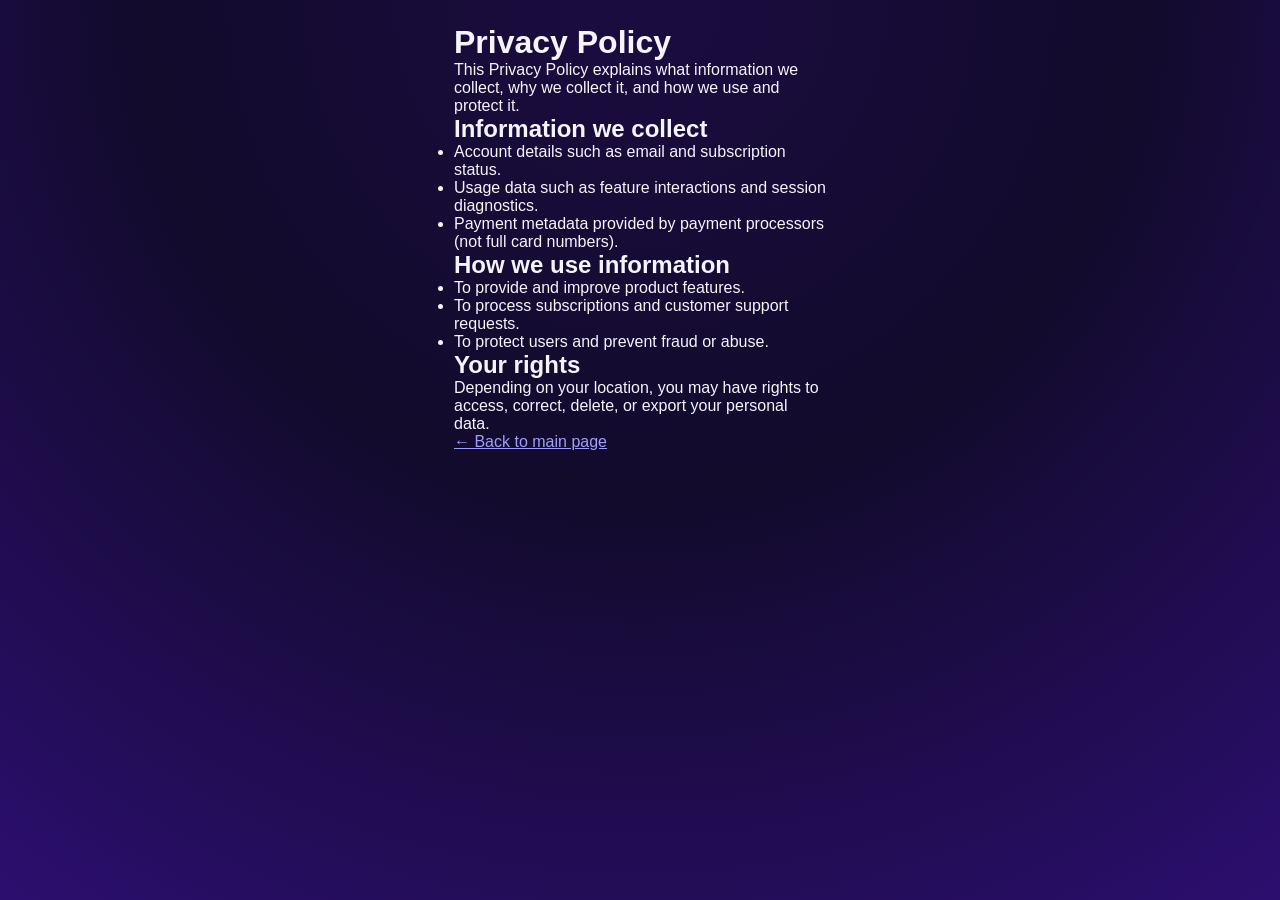
<file: privacy-policy.html>
<!DOCTYPE html>
<html lang="en">
  <head>
    <meta charset="UTF-8" />
    <meta name="viewport" content="width=device-width, initial-scale=1.0" />
    <title>Privacy Policy</title>
    <link rel="stylesheet" href="styles.css?v=1.1.6" />
  </head>
  <body>
    <main class="app" style="padding: 24px; max-width: 760px; margin: 0 auto;">
      <h1>Privacy Policy</h1>
      <p>
        This Privacy Policy explains what information we collect, why we collect it, and how we
        use and protect it.
      </p>

      <h2>Information we collect</h2>
      <ul>
        <li>Account details such as email and subscription status.</li>
        <li>Usage data such as feature interactions and session diagnostics.</li>
        <li>Payment metadata provided by payment processors (not full card numbers).</li>
      </ul>

      <h2>How we use information</h2>
      <ul>
        <li>To provide and improve product features.</li>
        <li>To process subscriptions and customer support requests.</li>
        <li>To protect users and prevent fraud or abuse.</li>
      </ul>

      <h2>Your rights</h2>
      <p>
        Depending on your location, you may have rights to access, correct, delete, or export your
        personal data.
      </p>

      <p><a href="index.html">← Back to main page</a></p>
    </main>
  </body>
</html>
</file>
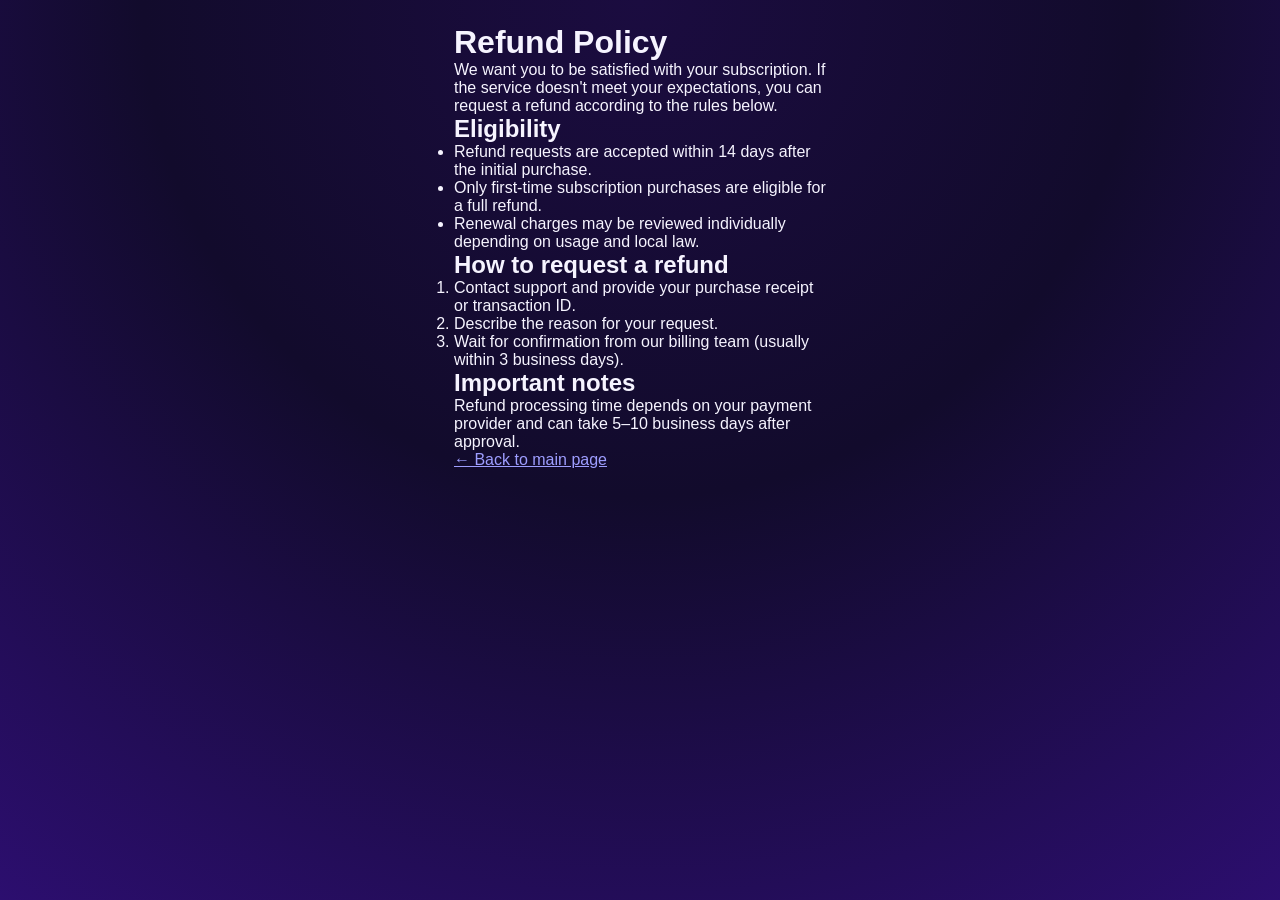
<file: refund-policy.html>
<!DOCTYPE html>
<html lang="en">
  <head>
    <meta charset="UTF-8" />
    <meta name="viewport" content="width=device-width, initial-scale=1.0" />
    <title>Refund Policy</title>
    <link rel="stylesheet" href="styles.css?v=1.1.6" />
  </head>
  <body>
    <main class="app" style="padding: 24px; max-width: 760px; margin: 0 auto;">
      <h1>Refund Policy</h1>
      <p>
        We want you to be satisfied with your subscription. If the service doesn't meet your
        expectations, you can request a refund according to the rules below.
      </p>

      <h2>Eligibility</h2>
      <ul>
        <li>Refund requests are accepted within 14 days after the initial purchase.</li>
        <li>Only first-time subscription purchases are eligible for a full refund.</li>
        <li>Renewal charges may be reviewed individually depending on usage and local law.</li>
      </ul>

      <h2>How to request a refund</h2>
      <ol>
        <li>Contact support and provide your purchase receipt or transaction ID.</li>
        <li>Describe the reason for your request.</li>
        <li>Wait for confirmation from our billing team (usually within 3 business days).</li>
      </ol>

      <h2>Important notes</h2>
      <p>
        Refund processing time depends on your payment provider and can take 5–10 business days
        after approval.
      </p>

      <p><a href="index.html">← Back to main page</a></p>
    </main>
  </body>
</html>
</file>
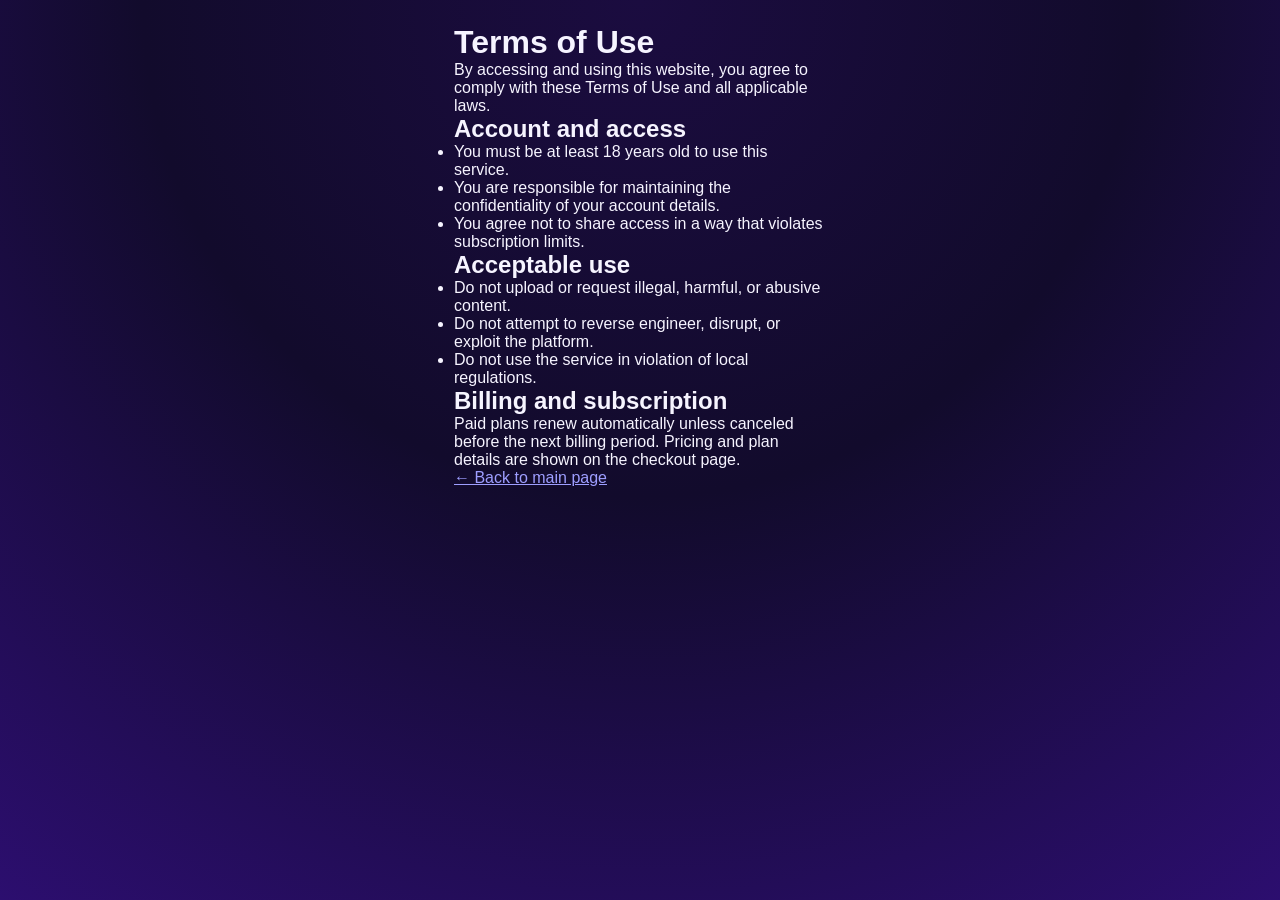
<file: terms-of-use.html>
<!DOCTYPE html>
<html lang="en">
  <head>
    <meta charset="UTF-8" />
    <meta name="viewport" content="width=device-width, initial-scale=1.0" />
    <title>Terms of Use</title>
    <link rel="stylesheet" href="styles.css?v=1.1.6" />
  </head>
  <body>
    <main class="app" style="padding: 24px; max-width: 760px; margin: 0 auto;">
      <h1>Terms of Use</h1>
      <p>
        By accessing and using this website, you agree to comply with these Terms of Use and all
        applicable laws.
      </p>

      <h2>Account and access</h2>
      <ul>
        <li>You must be at least 18 years old to use this service.</li>
        <li>You are responsible for maintaining the confidentiality of your account details.</li>
        <li>You agree not to share access in a way that violates subscription limits.</li>
      </ul>

      <h2>Acceptable use</h2>
      <ul>
        <li>Do not upload or request illegal, harmful, or abusive content.</li>
        <li>Do not attempt to reverse engineer, disrupt, or exploit the platform.</li>
        <li>Do not use the service in violation of local regulations.</li>
      </ul>

      <h2>Billing and subscription</h2>
      <p>
        Paid plans renew automatically unless canceled before the next billing period. Pricing and
        plan details are shown on the checkout page.
      </p>

      <p><a href="index.html">← Back to main page</a></p>
    </main>
  </body>
</html>
</file>
<file: styles.css>
:root {
  color-scheme: dark;
  font-family: "Poppins", sans-serif;
  --purple-dark: #120b2c;
  --purple-mid: #2b0f6e;
  --purple-bright: #6a2cc8;
  --pink: #c76bff;
  --white: #f6f4ff;
}

* {
  box-sizing: border-box;
  margin: 0;
  padding: 0;
}

body {
  min-height: 100vh;
  background: radial-gradient(circle at top, #1b0c40 0%, #120b2c 45%, #2c0e6f 100%);
  display: flex;
  justify-content: center;
  align-items: center;
  color: var(--white);
}

.app {
  width: min(420px, 100%);
  min-height: 100vh;
  padding: 32px 20px 40px;
}

.version-tag {
  position: fixed;
  bottom: 12px;
  left: 50%;
  transform: translateX(-50%);
  font-size: 0.75rem;
  color: rgba(255, 255, 255, 0.9);
  letter-spacing: 0.08em;
  z-index: 20;
  padding: 6px 10px;
  border-radius: 999px;
  background: rgba(12, 8, 30, 0.65);
  box-shadow: 0 6px 16px rgba(0, 0, 0, 0.35);
}

.screen {
  display: none;
  flex-direction: column;
  gap: 24px;
}

.screen--active {
  display: flex;
}

.hero {
  display: flex;
  flex-direction: column;
  gap: 24px;
  text-align: center;
}

.hero__image {
  height: 520px;
  border-radius: 24px;
  background: linear-gradient(140deg, #3a225a 0%, #120b2c 100%);
  position: relative;
  overflow: hidden;
  box-shadow: 0 20px 40px rgba(0, 0, 0, 0.45);
}

.hero__video {
  position: absolute;
  inset: 0;
  width: 100%;
  height: 100%;
  object-fit: cover;
}

.hero__image-overlay {
  position: absolute;
  inset: 0;
  background: linear-gradient(180deg, rgba(0, 0, 0, 0.05), rgba(18, 11, 44, 0.85));
}

.hero__content {
  display: flex;
  flex-direction: column;
  gap: 16px;
  align-items: center;
}

.hero__eyebrow {
  font-family: "Nunito", sans-serif;
  font-size: 1.4rem;
  font-weight: 600;
}

.hero__title {
  font-family: "Nunito", sans-serif;
  font-size: 2.2rem;
  color: var(--pink);
}

.primary-button {
  border: none;
  padding: 14px 36px;
  border-radius: 999px;
  font-size: 1.1rem;
  font-weight: 600;
  color: #fff;
  background: linear-gradient(90deg, #b54bff 0%, #8d3bff 100%);
  box-shadow: 0 10px 20px rgba(181, 75, 255, 0.4);
  cursor: pointer;
}

.primary-button--muted {
  opacity: 0.45;
}

.primary-button__icon {
  margin-left: 6px;
}

.full-width {
  width: 100%;
}

.hero__subtitle {
  font-size: 1rem;
  opacity: 0.8;
}

.hero__links {
  display: flex;
  flex-wrap: wrap;
  gap: 12px;
  justify-content: center;
  font-size: 0.85rem;
  opacity: 0.7;
}

.hero__links a {
  color: inherit;
  text-decoration: none;
  border-bottom: 1px solid transparent;
}

.hero__links a:hover {
  border-color: currentColor;
}

.screen__header {
  display: flex;
  align-items: center;
  gap: 12px;
}

.back-button {
  width: 36px;
  height: 36px;
  border-radius: 50%;
  border: 1px solid rgba(255, 255, 255, 0.35);
  background: linear-gradient(135deg, rgba(255, 255, 255, 0.3), rgba(255, 255, 255, 0.08));
  color: #fff;
  font-size: 1.2rem;
  cursor: pointer;
  display: grid;
  place-items: center;
  box-shadow: 0 8px 18px rgba(0, 0, 0, 0.35);
  transition: transform 0.2s ease, box-shadow 0.2s ease, background 0.2s ease;
}

.back-button:hover {
  transform: translateY(-1px);
  background: linear-gradient(135deg, rgba(255, 255, 255, 0.4), rgba(255, 255, 255, 0.12));
  box-shadow: 0 10px 20px rgba(0, 0, 0, 0.4);
}

.progress {
  flex: 1;
  height: 10px;
  background: rgba(255, 255, 255, 0.2);
  border-radius: 999px;
  overflow: hidden;
}

.progress__bar {
  height: 100%;
  width: 20%;
  background: linear-gradient(90deg, #f39cff, #d38cff);
  border-radius: inherit;
}

.screen__title {
  font-family: "Nunito", sans-serif;
  font-size: 1.6rem;
  text-align: center;
  font-weight: 600;
}

h1,
h2,
h3 {
  font-family: "Nunito", sans-serif;
}

.screen__title span {
  color: var(--pink);
}

.card-grid {
  display: grid;
  grid-template-columns: repeat(2, 1fr);
  gap: 16px;
}

.card-grid--two {
  grid-template-columns: repeat(2, 1fr);
}

.card {
  border: none;
  border-radius: 18px;
  background: rgba(255, 255, 255, 0.08);
  border: 1px solid transparent;
  padding: 0;
  overflow: hidden;
  cursor: pointer;
  position: relative;
  min-height: 170px;
  color: #fff;
  transition: transform 0.2s ease, box-shadow 0.2s ease, border-color 0.2s ease;
}

.card:hover,
.card.is-selected {
  transform: translateY(-2px);
  border-color: rgba(255, 255, 255, 0.5);
  box-shadow: 0 14px 28px rgba(0, 0, 0, 0.35);
}

.card::after {
  content: "";
  position: absolute;
  inset: auto 0 0 0;
  height: 12%;
  background: linear-gradient(180deg, rgba(12, 8, 30, 0), rgba(12, 8, 30, 0.55));
  pointer-events: none;
}

.card__image {
  height: 170px;
  background-size: cover;
  background-position: center;
  filter: saturate(0.9);
}

.card__label {
  position: absolute;
  left: 50%;
  bottom: 12px;
  transform: translateX(-50%);
  font-weight: 600;
  font-size: 1rem;
  text-shadow: 0 6px 16px rgba(0, 0, 0, 0.65);
}

.card__image--asian {
  background-image: url("assets/card-ethnicity-asian.png");
}

.card__image--latina {
  background-image: url("assets/card-ethnicity-latina.png");
}

.card__image--afro {
  background-image: url("assets/card-ethnicity-afro.png");
}

.card__image--white {
  background-image: url("assets/card-ethnicity-white.png");
}

.card__image--anime {
  background-image: url("assets/card-ethnicity-anime.png");
}

.card__image--hentai {
  background-image: url("assets/card-ethnicity-hentai.png");
}

.card__image--slim {
  background-image: url("assets/card-body-slim.png");
}

.card__image--athletic {
  background-image: url("assets/card-body-athletic.png");
}

.card__image--voluptuous {
  background-image: url("assets/card-body-voluptuous.png");
}

.card__image--curvy {
  background-image: url("assets/card-body-curvy.png");
}

.card__image--small {
  background-image: url("assets/card-breast-small.png");
}

.card__image--medium {
  background-image: url("assets/card-breast-medium.png");
}

.card__image--large {
  background-image: url("assets/card-breast-large.png");
}

.card__image--huge {
  background-image: url("assets/card-breast-huge.png");
}

.card__image--back-small {
  background-image: url("assets/card-back-small.png");
}

.card__image--back-athletic {
  background-image: url("assets/card-back-athletic.png");
}

.card__image--back-medium {
  background-image: url("assets/card-back-medium.png");
}

.card__image--back-large {
  background-image: url("assets/card-back-large.png");
}

.card__image--legs-stockings {
  background-image: url("assets/card-legs-stockings.png");
}

.card__image--legs-socks {
  background-image: url("assets/card-legs-socks.png");
}

.card__image--legs-heels {
  background-image: url("assets/card-legs-heels.png");
}

.card__image--legs-chubby {
  background-image: url("assets/card-legs-chubby.png");
}

.personality-grid {
  display: grid;
  grid-template-columns: repeat(2, 1fr);
  gap: 16px;
}

.personality-card {
  border: none;
  border-radius: 18px;
  padding: 18px 16px;
  background: rgba(255, 255, 255, 0.12);
  border: 1px solid transparent;
  color: #fff;
  text-align: center;
  display: grid;
  gap: 8px;
  min-height: 150px;
  cursor: pointer;
  transition: transform 0.2s ease, box-shadow 0.2s ease, border-color 0.2s ease;
}

.personality-card:hover,
.personality-card.is-selected {
  transform: translateY(-2px);
  border-color: rgba(255, 255, 255, 0.5);
  box-shadow: 0 14px 28px rgba(0, 0, 0, 0.35);
}

.personality-card__emoji {
  font-size: 2rem;
}

.personality-card__title {
  font-weight: 600;
  font-size: 1.1rem;
}

.personality-card__text {
  font-size: 0.85rem;
  opacity: 0.75;
}

.chip-grid {
  display: grid;
  grid-template-columns: repeat(3, 1fr);
  gap: 12px;
  text-align: center;
}

.chip {
  border: none;
  border-radius: 999px;
  padding: 12px 10px;
  background: rgba(255, 255, 255, 0.18);
  color: #fff;
  font-weight: 600;
  font-size: 0.85rem;
  cursor: pointer;
}

.chip.is-selected {
  background: rgba(255, 255, 255, 0.35);
  box-shadow: inset 0 0 0 2px rgba(222, 173, 255, 0.9);
}

.name-card {
  display: grid;
  gap: 16px;
  justify-items: center;
  width: 100%;
}

.name-card__image {
  width: 220px;
  height: 220px;
  border-radius: 50%;
  background: url("assets/name-card.png")
      center/cover,
    #2d175f;
  border: 6px solid rgba(255, 255, 255, 0.2);
}

.name-card__input {
  width: 100%;
  max-width: 100%;
  padding: 14px 18px;
  border-radius: 16px;
  border: 2px solid rgba(120, 181, 255, 0.8);
  background: rgba(14, 6, 36, 0.8);
  color: #fff;
  font-size: 1rem;
  text-align: center;
}

.secondary-button {
  border: none;
  border-radius: 999px;
  padding: 12px 24px;
  background: rgba(255, 255, 255, 0.18);
  color: #fff;
  font-weight: 600;
  cursor: pointer;
  width: 100%;
}

.voice-list {
  display: grid;
  gap: 14px;
}

.voice-card {
  display: grid;
  grid-template-columns: auto 1fr auto;
  align-items: center;
  gap: 12px;
  padding: 14px 16px;
  border-radius: 18px;
  border: 1px solid transparent;
  background: rgba(255, 255, 255, 0.16);
  color: #fff;
  cursor: pointer;
  transition: transform 0.2s ease, box-shadow 0.2s ease, border-color 0.2s ease;
}

.voice-card:hover,
.voice-card.is-selected {
  transform: translateY(-1px);
  border-color: rgba(255, 255, 255, 0.6);
  box-shadow: 0 0 0 2px rgba(210, 134, 255, 0.35);
}

.voice-card__play {
  width: 46px;
  height: 46px;
  border-radius: 50%;
  background: linear-gradient(135deg, #c76bff, #8d3bff);
  display: flex;
  align-items: center;
  justify-content: center;
  line-height: 1;
  font-size: 1.08rem;
  padding-left: 2px;
}

.voice-card__play.is-pause {
    font-size: 1.1rem;
    letter-spacing: -0.08em;
    padding-right: 3px;
    padding-top: 1px;
}

.voice-card__title {
  font-weight: 600;
  font-size: 1.05rem;
}

.voice-card__text {
  opacity: 0.7;
  font-size: 0.85rem;
}

.voice-card__avatar {
  width: 72px;
  height: 40px;
  border-radius: 12px;
  background: url("assets/voice-avatar.png")
    center/cover;
}

.voice-card__avatar--blur {
  filter: blur(2px);
  opacity: 0.7;
}

.screen--full {
  gap: 0;
  position: relative;
}

.full-hero {
  border-radius: 22px;
  overflow: hidden;
  min-height: 520px;
  display: flex;
  align-items: flex-end;
  background-size: cover;
  background-position: center;
  position: relative;
}

.screen--full .full-hero {
  min-height: 100vh;
  border-radius: 0;
  margin: -32px -20px -40px;
}

.screen--full .screen__title {
  font-family: "Nunito", sans-serif;
}

.screen--full .screen__header {
  position: absolute;
  top: 32px;
  left: 20px;
  right: 20px;
  z-index: 2;
}

.full-hero::after {
  content: "";
  position: absolute;
  inset: 0;
  background: linear-gradient(180deg, rgba(18, 11, 44, 0.1), rgba(22, 12, 56, 0.9));
}

.full-hero__content {
  position: relative;
  z-index: 1;
  width: 100%;
  padding: 28px 18px 24px;
  display: grid;
  gap: 16px;
  text-align: center;
}

.full-hero--nsfw {
  background-image: url("assets/full-hero-nsfw.png");
}

.full-hero--voice {
  background-image: url("assets/full-hero-voice.png");
}

.choice-buttons {
  display: grid;
  grid-template-columns: repeat(2, 1fr);
  gap: 12px;
}

.loading-list {
  display: grid;
  gap: 35px;
}

.loading-item {
  display: grid;
  grid-template-columns: 1fr auto;
  gap: 10px 16px;
  align-items: center;
}

.loading-item__label {
  text-align: left;
}

.loading-item__bar {
  grid-column: 1 / -1;
  height: 12px;
  border-radius: 999px;
  background: rgba(255, 255, 255, 0.2);
  overflow: hidden;
}

.loading-item__bar span {
  display: block;
  height: 100%;
  border-radius: inherit;
  background: linear-gradient(90deg, #f2a6ff 0%, #c592ff 55%, #7dd4ff 100%);
  width: 0%;
  box-shadow: 0 0 0 rgba(246, 181, 255, 0);
}

.loading-item__percent {
  justify-self: end;
  opacity: 0.8;
  text-align: right;
}

.loading-item.is-complete .loading-item__bar span {
  animation: loading-complete-glow 0.9s ease-out forwards;
}

@keyframes loading-complete-glow {
  0% {
    box-shadow: 0 0 0 rgba(246, 181, 255, 0);
    filter: brightness(1);
  }
  40% {
    box-shadow:
      0 0 18px rgba(246, 181, 255, 0.95),
      0 0 40px rgba(197, 146, 255, 0.9),
      0 0 60px rgba(125, 212, 255, 0.65),
      0 0 22px rgba(255, 255, 255, 0.95);
    filter: brightness(1.35);
  }
  100% {
    box-shadow:
      0 0 12px rgba(246, 181, 255, 0.7),
      0 0 26px rgba(197, 146, 255, 0.6),
      0 0 36px rgba(125, 212, 255, 0.4),
      0 0 12px rgba(255, 255, 255, 0.55);
    filter: brightness(1.12);
  }
}

.result-modal {
  position: absolute;
  inset: 0;
  display: none;
  align-items: center;
  justify-content: center;
  padding: 24px;
  background: rgba(9, 3, 23, 0.6);
  backdrop-filter: blur(6px);
  z-index: 30;
}

.result-modal.is-visible {
  display: flex;
}

.result-modal__card {
  width: min(340px, 100%);
  background: #f6f4ff;
  color: #120b2c;
  border-radius: 20px;
  padding: 26px 22px;
  text-align: center;
  box-shadow: 0 20px 40px rgba(0, 0, 0, 0.35);
  display: grid;
  gap: 20px;
}

.result-modal__card h3 {
  font-size: 1.1rem;
  font-weight: 700;
}

.result-modal__actions {
  display: grid;
  grid-template-columns: repeat(2, 1fr);
  gap: 12px;
}

.modal-button {
  border: none;
  border-radius: 16px;
  padding: 14px 0;
  background: #0c0a0f;
  color: #fff;
  font-weight: 700;
  cursor: pointer;
}

.paywall {
  display: flex;
  flex-direction: column;
  gap: 20px;
  padding-bottom: 24px;
}

.paywall__hero {
  border-radius: 24px;
  overflow: hidden;
  min-height: 420px;
  position: relative;
  background: linear-gradient(140deg, #2b145c 0%, #120b2c 100%);
  box-shadow: 0 22px 50px rgba(0, 0, 0, 0.55);
}

.paywall__hero-video {
  position: absolute;
  inset: 0;
  width: 100%;
  height: 100%;
  object-fit: cover;
}

.paywall__hero::after {
  content: "";
  position: absolute;
  inset: 0;
  background: linear-gradient(180deg, rgba(15, 9, 33, 0.05) 35%, rgba(15, 9, 33, 0.92));
}

.paywall__hero-title {
  position: absolute;
  bottom: 18px;
  left: 20px;
  right: 20px;
  font-size: 1.15rem;
  font-weight: 700;
  z-index: 1;
  text-align: center;
}

.paywall__hero-title span {
  color: var(--pink);
}

.paywall__content {
  display: flex;
  flex-direction: column;
  gap: 18px;
  text-align: center;
}

.paywall__reactions {
  display: grid;
  grid-template-columns: 1fr;
  gap: 8px;
  margin-top: -14px;
}

.paywall__reaction-image {
  height: 174px;
  border-radius: 16px;
  background: url("assets/Group%2012.png") center / cover;
  scale: 67%;
}

.paywall__cta {
  border: none;
  border-radius: 999px;
  padding: 14px 20px;
  background: linear-gradient(180deg, #ffe56b 0%, #ffce3b 100%);
  color: #1a1200;
  font-weight: 700;
  box-shadow: 0 12px 24px rgba(255, 209, 74, 0.4);
  cursor: pointer;
}

.paywall__cta--secondary {
  margin-top: 6px;
}

.paywall__cta--final {
  margin-top: 4px;
}

.paywall__subcopy {
  opacity: 0.9;
  font-size: 0.92rem;
  line-height: 1.4;
}

.paywall__subcopy span {
  color: var(--pink);
}

.paywall__plans {
  display: grid;
  gap: 12px;
}

.plan-card {
  background: rgba(14, 7, 33, 0.7);
  border-radius: 18px;
  padding: 14px 16px;
  border: 1px solid rgba(255, 255, 255, 0.12);
  display: grid;
  gap: 8px;
  box-shadow: inset 0 0 0 1px rgba(255, 255, 255, 0.05);
}

.plan-card--active {
  border-color: rgba(196, 120, 255, 0.7);
  box-shadow:
    0 0 0 1px rgba(196, 120, 255, 0.45),
    0 10px 24px rgba(139, 82, 255, 0.25);
}

.plan-card__header {
  display: flex;
  justify-content: space-between;
  align-items: center;
  font-weight: 600;
}

.plan-card__badge {
  padding: 4px 10px;
  border-radius: 999px;
  font-size: 0.75rem;
  font-weight: 700;
  color: #0f071f;
}

.plan-card__badge--green {
  background: linear-gradient(135deg, #4bff8b, #27c76b);
}

.plan-card__badge--pink {
  background: linear-gradient(135deg, #ff74c6, #ff4f9a);
}

.plan-card__badge--orange {
  background: linear-gradient(135deg, #ffd06b, #ffa642);
}

.plan-card__pricing {
  display: flex;
  justify-content: space-between;
  align-items: flex-end;
  gap: 12px;
}

.plan-card__price-old {
  text-decoration: line-through;
  opacity: 0.5;
  margin-right: 6px;
  font-size: 0.85rem;
}

.plan-card__price-new {
  font-weight: 700;
}

.plan-card__daily {
  display: flex;
  align-items: flex-end;
  gap: 6px;
  text-align: right;
}

.plan-card__daily-price {
  font-size: 1.2rem;
  font-weight: 700;
}

.plan-card__daily-unit {
  font-size: 0.65rem;
  opacity: 0.7;
}

.paywall__gallery {
  display: grid;
  grid-template-columns: 1fr;
  gap: 10px;
  margin-top: 6px;
}

.paywall__thumb {
  height: 270px;
  background-size: cover;
  background-position: center;
  scale: 50%;
}

.paywall__thumb--center {
  background-image: url("assets/paywall-thumb-center.png");
}

.paywall__quote {
  background: rgba(255, 255, 255, 0.12);
  border-radius: 18px;
  padding: 12px 14px;
  font-size: 0.85rem;
  text-align: center;
  box-shadow: inset 0 0 0 1px rgba(255, 255, 255, 0.08);
}

.paywall__quote-author {
  margin-top: 8px;
  display: flex;
  justify-content: space-between;
  font-size: 0.75rem;
  opacity: 0.8;
}

.paywall__stars {
  color: #ffd54a;
}

.paywall__status {
  display: grid;
  justify-items: center;
  gap: 8px;
}

.paywall__avatar {
  width: 60px;
  height: 60px;
  border-radius: 50%;
  background: url("assets/paywall-avatar.png")
    center/cover;
  border: 2px solid rgba(255, 255, 255, 0.5);
}

.paywall__status span {
  color: #42ff7a;
  font-weight: 600;
}

.paywall__emoji {
  font-size: 2.2rem;
}

.paywall__title {
  font-size: 1.45rem;
  font-weight: 700;
}

.paywall__title span {
  color: var(--pink);
}

.paywall__fineprint {
  font-size: 0.8rem;
  opacity: 0.75;
}

@media (min-width: 480px) {
  .app {
    padding-top: 48px;
  }

  .hero__image {
    height: 580px;
  }
}
</file>
